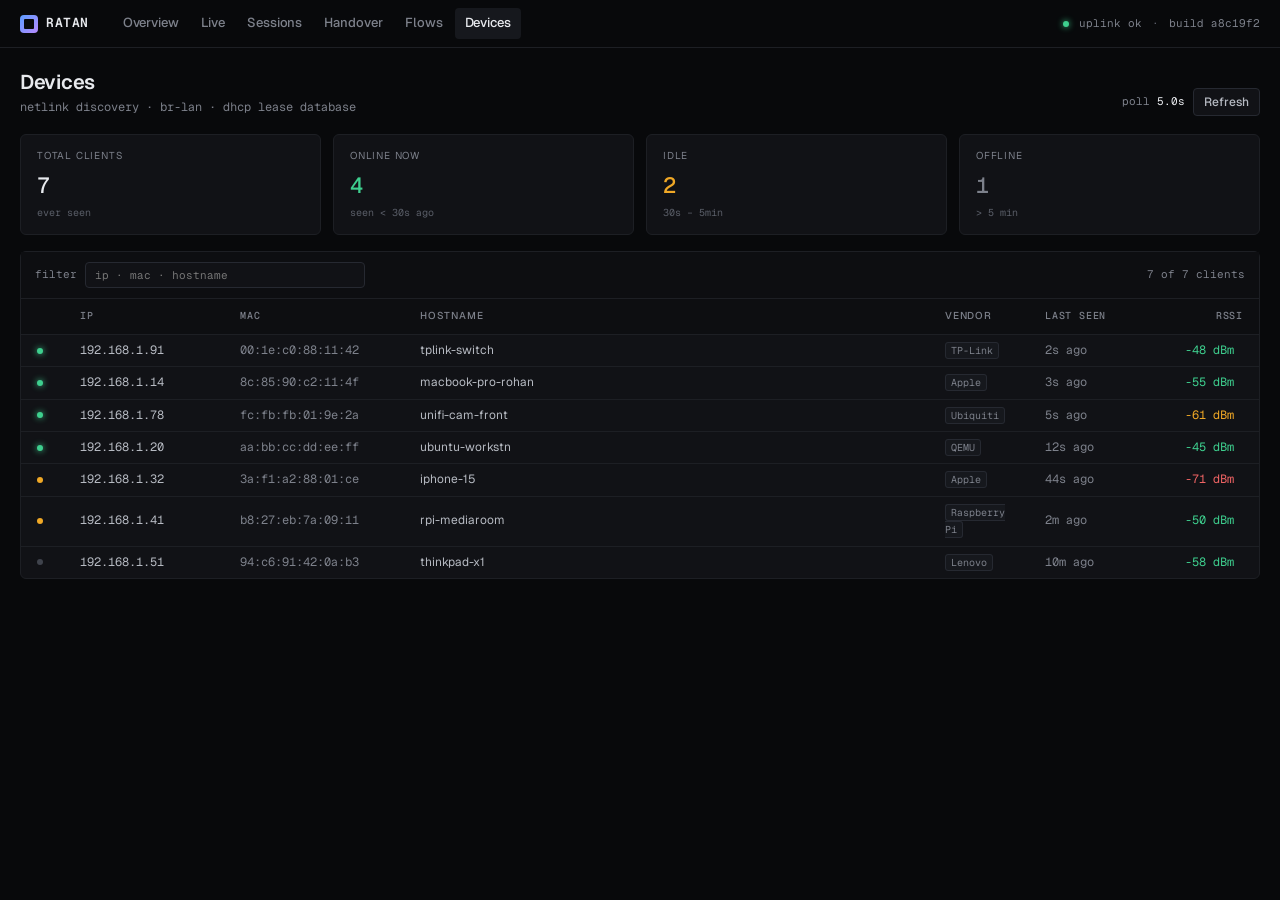
<file: ratan/dashboard-preview/devices.html>
<!DOCTYPE html>
<html lang="en">
<head>
  <meta charset="UTF-8" />
  <title>RATAN · Devices</title>
  <meta name="viewport" content="width=device-width, initial-scale=1.0" />
  <link rel="stylesheet" href="ratan.css" />
  <style>
    .dev-summary {
      display: grid;
      grid-template-columns: repeat(4, 1fr);
      gap: 12px;
      margin-bottom: 16px;
    }
    .dev-tile {
      background: var(--surface);
      border: 1px solid var(--line);
      border-radius: var(--r);
      padding: 14px 16px;
    }
    .dev-tile .lbl {
      font-size: 10px;
      letter-spacing: 0.08em;
      text-transform: uppercase;
      color: var(--fg-2);
      margin-bottom: 6px;
    }
    .dev-tile .v {
      font-family: var(--mono);
      font-size: 22px;
      font-weight: 500;
      color: var(--fg);
    }
    .dev-tile .sub { font-family:var(--mono); font-size:10px; color: var(--fg-3); margin-top: 4px; }
    @media (max-width: 768px) { .dev-summary { grid-template-columns: 1fr 1fr; } }

    .live-dot {
      display: inline-block;
      width: 6px;
      height: 6px;
      border-radius: 50%;
      background: var(--fg-4);
      vertical-align: middle;
      margin-right: 5px;
    }
    .live-dot.online { background: var(--healthy); box-shadow: 0 0 6px var(--healthy); }
    .live-dot.idle   { background: var(--degrading); }
    .live-dot.offline{ background: var(--fg-4); }

    .filter-row {
      display: flex;
      gap: 8px;
      align-items: center;
      padding: 10px 14px;
      border-bottom: 1px solid var(--line);
      background: var(--bg-1);
      font-family: var(--mono);
      font-size: 11px;
      color: var(--fg-2);
    }
    .filter-row input {
      background: var(--surface);
      border: 1px solid var(--line-2);
      border-radius: var(--r-sm);
      padding: 5px 9px;
      color: var(--fg);
      font-family: var(--mono);
      font-size: 11px;
      width: 280px;
      outline: none;
    }

    .vendor-chip {
      font-family: var(--mono);
      font-size: 10px;
      color: var(--fg-2);
      background: var(--surface-2);
      border: 1px solid var(--line-2);
      padding: 1px 5px;
      border-radius: 3px;
    }
  </style>
</head>
<body>
  <div id="nav-slot" data-screen-label="06 Devices"></div>

  <main class="page">
    <header class="page-head">
      <div>
        <div class="page-title">Devices</div>
        <div class="page-sub">netlink discovery · br-lan · dhcp lease database</div>
      </div>
      <div class="page-head-actions">
        <span style="font-family:var(--mono); font-size:11px; color:var(--fg-2);">
          poll <span style="color:var(--fg);">5.0s</span>
        </span>
        <button class="btn" id="refresh-btn">Refresh</button>
      </div>
    </header>

    <section class="dev-summary">
      <div class="dev-tile">
        <div class="lbl">total clients</div>
        <div class="v" id="d-total">0</div>
        <div class="sub">ever seen</div>
      </div>
      <div class="dev-tile">
        <div class="lbl">online now</div>
        <div class="v" id="d-online" style="color: var(--healthy);">0</div>
        <div class="sub">seen &lt; 30s ago</div>
      </div>
      <div class="dev-tile">
        <div class="lbl">idle</div>
        <div class="v" id="d-idle" style="color: var(--degrading);">0</div>
        <div class="sub">30s – 5min</div>
      </div>
      <div class="dev-tile">
        <div class="lbl">offline</div>
        <div class="v" id="d-offline" style="color: var(--fg-2);">0</div>
        <div class="sub">&gt; 5 min</div>
      </div>
    </section>

    <section class="card">
      <div class="filter-row">
        <span>filter</span>
        <input id="search" placeholder="ip · mac · hostname" />
        <span style="flex:1;"></span>
        <span><span id="visible-n">0</span> of <span id="total-n">0</span> clients</span>
      </div>

      <table class="table compact">
        <thead>
          <tr>
            <th style="width: 24px;"></th>
            <th class="mono" style="width: 160px;">ip</th>
            <th class="mono" style="width: 180px;">mac</th>
            <th>hostname</th>
            <th style="width: 100px;">vendor</th>
            <th class="mono" style="width: 140px;">last seen</th>
            <th class="mono" style="width: 90px; text-align:right;">rssi</th>
          </tr>
        </thead>
        <tbody id="dev-body"></tbody>
      </table>
    </section>
  </main>

  <script src="ratan.js"></script>
  <script>
    RATAN.mountNav('devices');
    const { STATE, fmt } = RATAN;

    const VENDORS = {
      '8c:85:90': 'Apple',
      '3a:f1:a2': 'Apple',
      'b8:27:eb': 'Raspberry Pi',
      '94:c6:91': 'Lenovo',
      'fc:fb:fb': 'Ubiquiti',
      '00:1e:c0': 'TP-Link',
      'aa:bb:cc': 'QEMU',
    };

    function statusOf(d) {
      const age = (Date.now() - d.last_seen) / 1000;
      if (age < 30) return 'online';
      if (age < 300) return 'idle';
      return 'offline';
    }

    function passes(d) {
      const q = document.getElementById('search').value.trim().toLowerCase();
      if (!q) return true;
      return `${d.ip} ${d.mac} ${d.hostname}`.toLowerCase().includes(q);
    }

    function render() {
      const all = STATE.devices.slice().sort((a, b) => b.last_seen - a.last_seen);
      const list = all.filter(passes);
      document.getElementById('dev-body').innerHTML = list.map(d => {
        const st = statusOf(d);
        const oui = d.mac.slice(0, 8);
        const vendor = VENDORS[oui] || 'Unknown';
        const rssi = -45 - Math.floor(Math.random() * 30);
        return `<tr>
          <td><span class="live-dot ${st}"></span></td>
          <td class="mono">${d.ip}</td>
          <td class="mono" style="color: var(--fg-2);">${d.mac}</td>
          <td>${d.hostname}</td>
          <td><span class="vendor-chip">${vendor}</span></td>
          <td class="mono" style="color: var(--fg-2);">${fmt.ago(d.last_seen)}</td>
          <td class="mono" style="color: ${rssi > -60 ? 'var(--healthy)' : rssi > -70 ? 'var(--degrading)' : 'var(--down)'};">${rssi} dBm</td>
        </tr>`;
      }).join('');

      document.getElementById('visible-n').textContent = list.length;
      document.getElementById('total-n').textContent = all.length;
      document.getElementById('d-total').textContent = all.length;
      document.getElementById('d-online').textContent  = all.filter(d => statusOf(d) === 'online').length;
      document.getElementById('d-idle').textContent    = all.filter(d => statusOf(d) === 'idle').length;
      document.getElementById('d-offline').textContent = all.filter(d => statusOf(d) === 'offline').length;
    }
    render();

    document.getElementById('search').addEventListener('input', render);
    document.getElementById('refresh-btn').addEventListener('click', () => {
      // nudge a couple of last_seen forward, simulating a re-discovery
      STATE.devices.slice(0, 3).forEach(d => d.last_seen = Date.now() - Math.random() * 5000);
      render();
    });

    setInterval(render, 2000);
  </script>
</body>
</html>
</file>
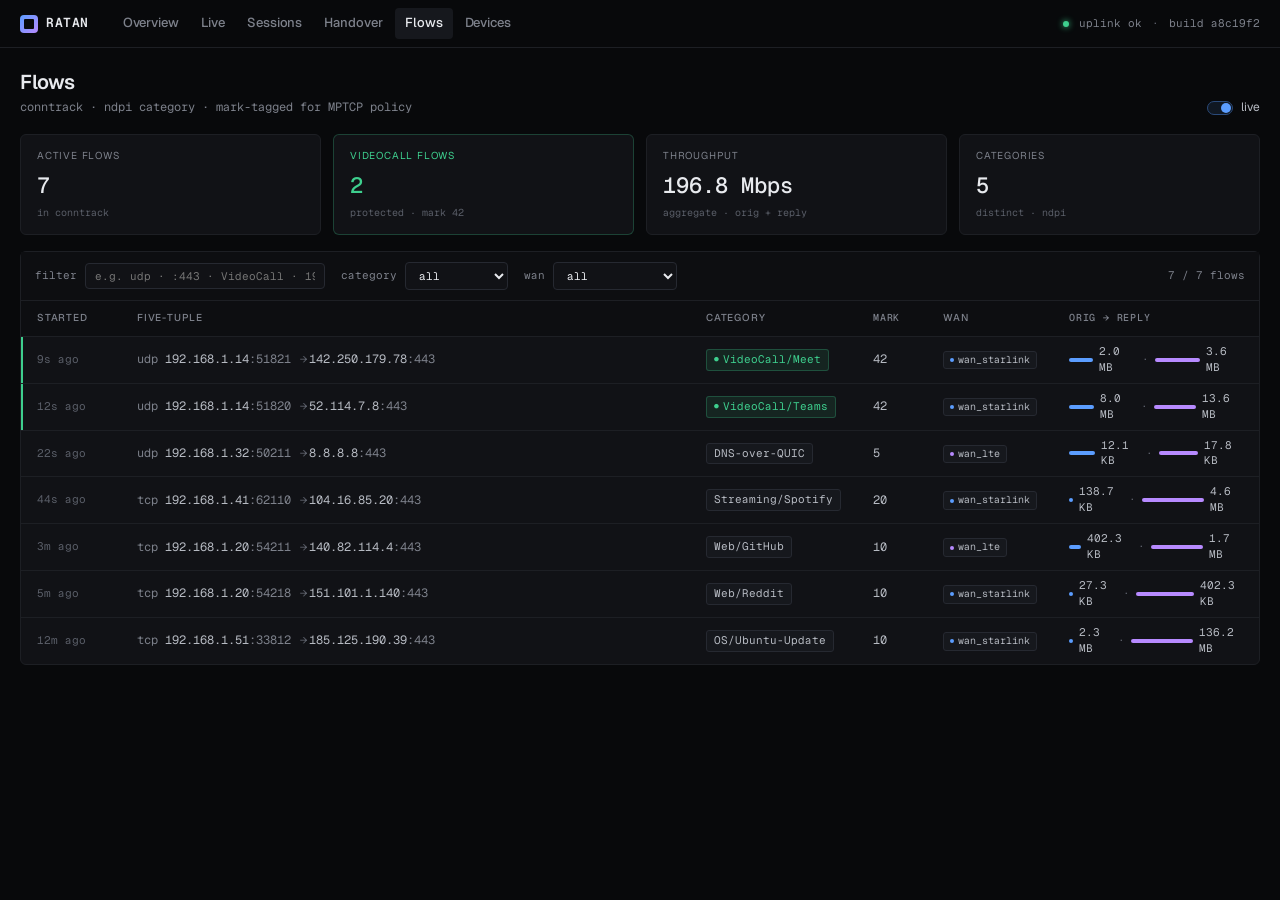
<file: ratan/dashboard-preview/flows.html>
<!DOCTYPE html>
<html lang="en">
<head>
  <meta charset="UTF-8" />
  <title>RATAN · Flows</title>
  <meta name="viewport" content="width=device-width, initial-scale=1.0" />
  <link rel="stylesheet" href="ratan.css" />
  <style>
    .filter-row {
      display: flex;
      gap: 8px;
      align-items: center;
      padding: 10px 14px;
      border-bottom: 1px solid var(--line);
      background: var(--bg-1);
      font-family: var(--mono);
      font-size: 11px;
      color: var(--fg-2);
    }
    .filter-row input {
      background: var(--surface);
      border: 1px solid var(--line-2);
      border-radius: var(--r-sm);
      padding: 5px 9px;
      color: var(--fg);
      font-family: var(--mono);
      font-size: 11px;
      width: 240px;
      outline: none;
    }
    .filter-row select {
      background: var(--surface);
      border: 1px solid var(--line-2);
      border-radius: var(--r-sm);
      padding: 5px 9px;
      color: var(--fg);
      font-family: var(--mono);
      font-size: 11px;
      outline: none;
    }
    tr.videocall td:first-child {
      box-shadow: inset 2px 0 0 var(--healthy);
    }
    .traffic-bar {
      display: inline-flex;
      align-items: center;
      gap: 6px;
      font-family: var(--mono);
      font-size: 11px;
    }
    .traffic-bar .seg {
      height: 4px;
      border-radius: 2px;
      min-width: 4px;
    }
    .traffic-bar .seg.orig { background: var(--accent); }
    .traffic-bar .seg.reply { background: #b78aff; }

    .wan-tag {
      display: inline-flex;
      align-items: center;
      gap: 4px;
      font-family: var(--mono);
      font-size: 10px;
      padding: 1px 6px;
      border-radius: 3px;
      background: var(--surface-2);
      border: 1px solid var(--line-2);
      color: var(--fg-1);
    }
    .wan-tag::before { content: ''; width: 4px; height: 4px; border-radius: 50%; }
    .wan-tag.w0::before { background: var(--accent); }
    .wan-tag.w1::before { background: #b78aff; }

    .summary-tiles {
      display: grid;
      grid-template-columns: repeat(4, 1fr);
      gap: 12px;
      margin-bottom: 16px;
    }
    .summary-tile {
      background: var(--surface);
      border: 1px solid var(--line);
      border-radius: var(--r);
      padding: 14px 16px;
    }
    .summary-tile .lbl {
      font-size: 10px;
      letter-spacing: 0.08em;
      text-transform: uppercase;
      color: var(--fg-2);
      margin-bottom: 6px;
    }
    .summary-tile .v {
      font-family: var(--mono);
      font-size: 22px;
      font-weight: 500;
      color: var(--fg);
      font-variant-numeric: tabular-nums;
    }
    .summary-tile .sub { font-family:var(--mono); font-size:10px; color: var(--fg-3); margin-top: 4px; }
    @media (max-width: 768px) { .summary-tiles { grid-template-columns: 1fr 1fr; } }
  </style>
</head>
<body>
  <div id="nav-slot" data-screen-label="05 Flows"></div>

  <main class="page">
    <header class="page-head">
      <div>
        <div class="page-title">Flows</div>
        <div class="page-sub">conntrack · ndpi category · mark-tagged for MPTCP policy</div>
      </div>
      <div class="page-head-actions">
        <label class="switch">
          <input type="checkbox" id="live-toggle" checked />
          <span class="switch-track"></span>
          <span>live</span>
        </label>
      </div>
    </header>

    <section class="summary-tiles">
      <div class="summary-tile">
        <div class="lbl">active flows</div>
        <div class="v" id="t-total">0</div>
        <div class="sub">in conntrack</div>
      </div>
      <div class="summary-tile" style="border-color: rgba(62,207,142,0.25);">
        <div class="lbl" style="color: var(--healthy);">videocall flows</div>
        <div class="v" id="t-video" style="color: var(--healthy);">0</div>
        <div class="sub">protected · mark 42</div>
      </div>
      <div class="summary-tile">
        <div class="lbl">throughput</div>
        <div class="v" id="t-thr">— Mbps</div>
        <div class="sub">aggregate · orig + reply</div>
      </div>
      <div class="summary-tile">
        <div class="lbl">categories</div>
        <div class="v" id="t-cat">0</div>
        <div class="sub">distinct · ndpi</div>
      </div>
    </section>

    <section class="card">
      <div class="filter-row">
        <span>filter</span>
        <input id="search" placeholder="e.g. udp · :443 · VideoCall · 192.168.1.14" />
        <span style="margin-left:8px;">category</span>
        <select id="cat-filter">
          <option value="">all</option>
          <option value="VideoCall">VideoCall</option>
          <option value="Web">Web</option>
          <option value="Streaming">Streaming</option>
          <option value="OS">OS</option>
        </select>
        <span style="margin-left:8px;">wan</span>
        <select id="wan-filter">
          <option value="">all</option>
          <option value="0">wan_starlink</option>
          <option value="1">wan_lte</option>
        </select>
        <span style="flex:1;"></span>
        <span><span id="visible-n">0</span> / <span id="total-n">0</span> flows</span>
      </div>

      <table class="table compact">
        <thead>
          <tr>
            <th style="width: 100px;">started</th>
            <th>five-tuple</th>
            <th style="width: 160px;">category</th>
            <th class="mono" style="width: 70px;">mark</th>
            <th style="width: 100px;">wan</th>
            <th class="mono" style="width: 200px;">orig → reply</th>
          </tr>
        </thead>
        <tbody id="flows-body"></tbody>
      </table>
    </section>
  </main>

  <script src="ratan.js"></script>
  <script>
    RATAN.mountNav('flows');
    const { bus, STATE, fmt } = RATAN;

    function tupleHTML(t) {
      // e.g. udp:192.168.1.14:51820->52.114.7.8:443
      const m = t.match(/^(\w+):([0-9\.]+):(\d+)[-→][->]?([0-9\.]+):(\d+)$/);
      if (!m) return `<span class="tuple">${t}</span>`;
      const [, proto, srcIP, srcPort, dstIP, dstPort] = m;
      return `<span class="tuple">
        <span class="proto">${proto}</span>
        <span> </span>${srcIP}<span class="port">:${srcPort}</span>
        <span class="arrow">→</span>${dstIP}<span class="port">:${dstPort}</span>
      </span>`;
    }

    function catHTML(c) {
      const isVideo = c.startsWith('VideoCall');
      return `<span class="cat ${isVideo ? 'video' : ''}">${c}</span>`;
    }

    function trafficHTML(orig, reply) {
      const tot = orig + reply || 1;
      const ow = Math.max(4, Math.round((orig / tot) * 80));
      const rw = Math.max(4, Math.round((reply / tot) * 80));
      return `<span class="traffic-bar">
        <span class="seg orig" style="width:${ow}px"></span>
        <span style="color: var(--fg-1);">${fmt.bytes(orig)}</span>
        <span style="color: var(--fg-3);">·</span>
        <span class="seg reply" style="width:${rw}px"></span>
        <span style="color: var(--fg-1);">${fmt.bytes(reply)}</span>
      </span>`;
    }

    function passes(f) {
      const q = document.getElementById('search').value.trim().toLowerCase();
      if (q && !(`${f.five_tuple} ${f.category}`.toLowerCase().includes(q))) return false;
      const cf = document.getElementById('cat-filter').value;
      if (cf && !f.category.startsWith(cf)) return false;
      const wf = document.getElementById('wan-filter').value;
      if (wf !== '' && String(f.wan) !== wf) return false;
      return true;
    }

    function render() {
      const flows = STATE.flows.slice().sort((a,b) => b.ts - a.ts);
      const visible = flows.filter(passes);
      document.getElementById('flows-body').innerHTML = visible.map(f => `
        <tr class="${f.category.startsWith('VideoCall') ? 'videocall' : ''}">
          <td class="mono" style="color: var(--fg-3); font-size: 11px;">${fmt.ago(f.ts)}</td>
          <td>${tupleHTML(f.five_tuple)}</td>
          <td>${catHTML(f.category)}</td>
          <td class="mono">${f.mark}</td>
          <td><span class="wan-tag w${f.wan}">wan_${f.wan === 0 ? 'starlink' : 'lte'}</span></td>
          <td>${trafficHTML(f.bytes_orig, f.bytes_reply)}</td>
        </tr>
      `).join('');

      document.getElementById('visible-n').textContent = visible.length;
      document.getElementById('total-n').textContent = flows.length;
      document.getElementById('t-total').textContent = flows.length;
      document.getElementById('t-video').textContent = flows.filter(f => f.category.startsWith('VideoCall')).length;
      document.getElementById('t-cat').textContent = new Set(flows.map(f => f.category.split('/')[0])).size;
      const totBps = STATE.wans.reduce((s,w) => s + w.bps * 8, 0);
      document.getElementById('t-thr').textContent = (totBps / 1e6).toFixed(1) + ' Mbps';
    }
    render();

    // accumulate traffic for active video call flows so they grow over time (demo)
    let live = true;
    document.getElementById('live-toggle').addEventListener('change', e => live = e.target.checked);
    bus.on('tick', () => {
      if (!live) return;
      STATE.flows.forEach(f => {
        // active = started recently or video
        if (Date.now() - f.ts < 60_000 || f.category.startsWith('VideoCall')) {
          f.bytes_orig += Math.round(40_000 + Math.random() * 80_000);
          f.bytes_reply += Math.round(80_000 + Math.random() * 200_000);
        }
      });
      render();
    });

    document.getElementById('search').addEventListener('input', render);
    document.getElementById('cat-filter').addEventListener('change', render);
    document.getElementById('wan-filter').addEventListener('change', render);

    // ingest new flows from the stream
    bus.on('flow', (ev) => {
      const wan = ev.category.startsWith('VideoCall') ? 0 : (Math.random() < 0.6 ? 0 : 1);
      STATE.flows.unshift({
        ts: Date.now(),
        five_tuple: ev.five_tuple,
        category: ev.category,
        mark: ev.mark,
        bytes_orig: 1024 + Math.floor(Math.random()*8000),
        bytes_reply: 2048 + Math.floor(Math.random()*16000),
        wan,
      });
      if (STATE.flows.length > 40) STATE.flows.length = 40;
    });
  </script>
</body>
</html>
</file>
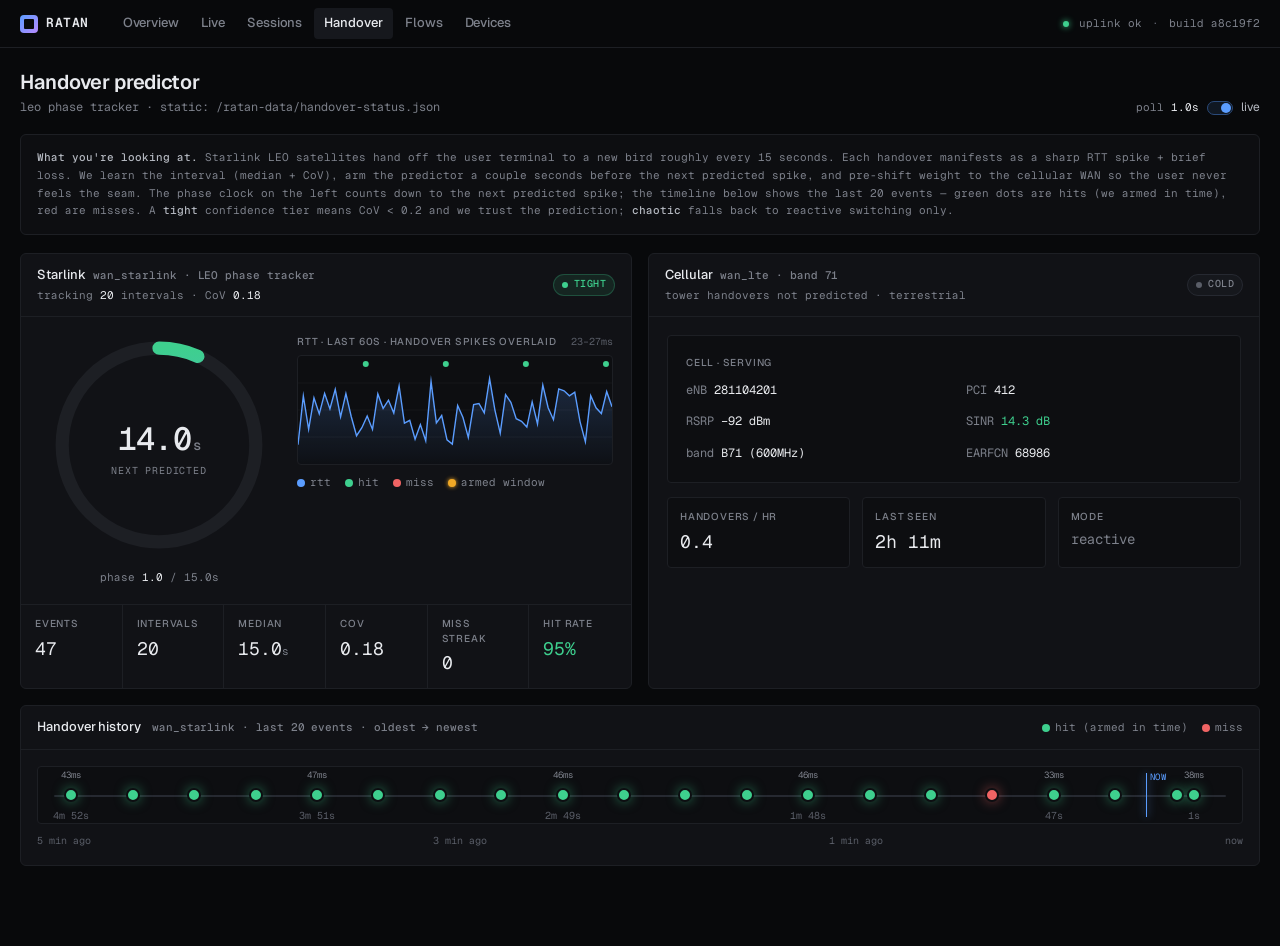
<file: ratan/dashboard-preview/handover.html>
<!DOCTYPE html>
<html lang="en">
<head>
  <meta charset="UTF-8" />
  <title>RATAN · Handover predictor</title>
  <meta name="viewport" content="width=device-width, initial-scale=1.0" />
  <link rel="stylesheet" href="ratan.css" />
  <style>
    .phase-clock {
      position: relative;
      width: 100%;
      aspect-ratio: 1;
      max-width: 220px;
      margin: 0 auto;
    }
    .phase-clock svg { width: 100%; height: 100%; transform: rotate(-90deg); }
    .phase-clock-center {
      position: absolute;
      inset: 0;
      display: flex;
      flex-direction: column;
      align-items: center;
      justify-content: center;
      font-family: var(--mono);
    }
    .phase-clock-center .big {
      font-size: 32px;
      font-weight: 500;
      letter-spacing: -0.02em;
      color: var(--fg);
      font-variant-numeric: tabular-nums;
    }
    .phase-clock-center .big .unit { font-size: 14px; color: var(--fg-2); margin-left: 2px; }
    .phase-clock-center .lbl {
      font-size: 10px;
      letter-spacing: 0.08em;
      text-transform: uppercase;
      color: var(--fg-2);
      margin-top: 2px;
    }

    /* RTT spike trace */
    .rtt-trace {
      height: 110px;
      background: var(--bg-1);
      border: 1px solid var(--line);
      border-radius: var(--r-sm);
      position: relative;
      overflow: hidden;
    }
    .rtt-trace canvas { display: block; width: 100%; height: 100%; }
    .rtt-trace-gridline {
      position: absolute;
      left: 0;
      right: 0;
      height: 1px;
      background: rgba(255,255,255,0.04);
    }
    .rtt-trace-label {
      position: absolute;
      font-family: var(--mono);
      font-size: 9px;
      color: var(--fg-3);
      padding: 1px 4px;
      background: var(--bg-1);
    }

    /* Wide handover timeline */
    .handover-timeline {
      position: relative;
      padding: 28px 16px 28px;
      background: var(--bg-1);
      border: 1px solid var(--line);
      border-radius: var(--r-sm);
    }
    .ht-axis {
      position: absolute;
      left: 16px;
      right: 16px;
      top: 50%;
      height: 2px;
      background: var(--line-2);
      border-radius: 1px;
    }
    .ht-tick {
      position: absolute;
      top: 50%;
      width: 14px;
      height: 14px;
      border-radius: 50%;
      transform: translate(-50%, -50%);
      border: 2px solid var(--bg-1);
      transition: all 200ms;
    }
    .ht-tick.hit { background: var(--healthy); box-shadow: 0 0 12px rgba(62,207,142,0.5); }
    .ht-tick.miss { background: var(--down); box-shadow: 0 0 12px rgba(240,100,100,0.5); }
    .ht-tick-label {
      position: absolute;
      top: calc(50% + 14px);
      transform: translateX(-50%);
      font-family: var(--mono);
      font-size: 10px;
      color: var(--fg-3);
      white-space: nowrap;
    }
    .ht-tick-rtt {
      position: absolute;
      top: calc(50% - 26px);
      transform: translateX(-50%);
      font-family: var(--mono);
      font-size: 9px;
      color: var(--fg-2);
      white-space: nowrap;
    }
    .ht-now {
      position: absolute;
      top: 6px;
      bottom: 6px;
      width: 1px;
      background: var(--accent);
      box-shadow: 0 0 8px var(--accent);
    }
    .ht-now::before {
      content: 'now';
      position: absolute;
      top: -2px;
      left: 4px;
      font-family: var(--mono);
      font-size: 9px;
      color: var(--accent);
      letter-spacing: 0.08em;
      text-transform: uppercase;
    }

    /* Stats bar */
    .stat-rail {
      display: grid;
      grid-template-columns: repeat(6, 1fr);
      gap: 0;
    }
    .stat-rail > div {
      padding: 12px 14px;
      border-right: 1px solid var(--line);
    }
    .stat-rail > div:last-child { border-right: 0; }
    @media (max-width: 768px) {
      .stat-rail { grid-template-columns: repeat(3, 1fr); }
      .stat-rail > div:nth-child(3n) { border-right: 0; }
      .stat-rail > div:nth-child(n+4) { border-top: 1px solid var(--line); }
    }

    .armed-banner {
      display: none;
      align-items: center;
      gap: 8px;
      padding: 8px 14px;
      background: linear-gradient(90deg, rgba(240,168,38,0.18), rgba(240,168,38,0.05));
      border-left: 2px solid var(--degrading);
      font-family: var(--mono);
      font-size: 12px;
      color: var(--degrading);
    }
    .armed-banner.on { display: flex; }
    .armed-banner::before {
      content: '';
      width: 8px; height: 8px; border-radius: 50%; background: var(--degrading);
      box-shadow: 0 0 8px var(--degrading);
      animation: pulse 0.8s ease-in-out infinite;
    }

    .legend {
      display: flex;
      gap: 14px;
      font-family: var(--mono);
      font-size: 11px;
      color: var(--fg-2);
      align-items: center;
    }
    .legend-item { display: inline-flex; align-items: center; gap: 5px; }
    .legend-dot { width: 8px; height: 8px; border-radius: 50%; }
  </style>
</head>
<body>
  <div id="nav-slot" data-screen-label="04 Handover predictor"></div>

  <main class="page">
    <header class="page-head">
      <div>
        <div class="page-title">Handover predictor</div>
        <div class="page-sub">leo phase tracker · static: /ratan-data/handover-status.json</div>
      </div>
      <div class="page-head-actions">
        <span style="font-family:var(--mono); font-size:11px; color:var(--fg-2);">
          poll <span style="color:var(--fg);">1.0s</span>
        </span>
        <label class="switch">
          <input type="checkbox" id="live-toggle" checked />
          <span class="switch-track"></span>
          <span>live</span>
        </label>
      </div>
    </header>

    <div class="rationale">
      <b>What you're looking at.</b>
      Starlink LEO satellites hand off the user terminal to a new bird roughly every 15 seconds. Each handover
      manifests as a sharp RTT spike + brief loss. We learn the interval (median + CoV), arm the predictor a
      couple seconds before the next predicted spike, and pre-shift weight to the cellular WAN so the user
      never feels the seam. The phase clock on the left counts down to the next predicted spike; the
      timeline below shows the last 20 events — green dots are hits (we armed in time), red are misses.
      A <b>tight</b> confidence tier means CoV &lt; 0.2 and we trust the prediction; <b>chaotic</b> falls back
      to reactive switching only.
    </div>

    <!-- Per-WAN predictor cards ------------------------------------------- -->
    <section class="grid-2" style="margin-bottom: 16px;">
      <!-- WAN 0 ====================================================== -->
      <div class="card" data-wan="0">
        <div class="card-head">
          <div>
            <div class="card-title">Starlink<span class="card-title-sub">wan_starlink · LEO phase tracker</span></div>
            <div style="font-family:var(--mono); font-size:11px; color:var(--fg-2); margin-top:3px;">
              tracking <span style="color:var(--fg);" data-intervals>20</span> intervals · CoV <span style="color:var(--fg);" data-cov>0.18</span>
            </div>
          </div>
          <div class="badge tight" data-conf>tight</div>
        </div>

        <div class="armed-banner" data-armed>predictor armed · pre-shifting MPTCP weight to wan_lte</div>

        <div style="display:grid; grid-template-columns: 240px 1fr; gap: 18px; padding: 18px 18px 6px;">
          <!-- phase clock -->
          <div>
            <div class="phase-clock">
              <svg viewBox="0 0 100 100">
                <circle cx="50" cy="50" r="44" fill="none" stroke="#1d1f24" stroke-width="6"/>
                <circle cx="50" cy="50" r="44" fill="none" stroke="url(#g0)" stroke-width="6"
                        stroke-linecap="round"
                        stroke-dasharray="276.46" stroke-dashoffset="0"
                        data-arc style="transition: stroke-dashoffset 200ms linear;"/>
                <defs>
                  <linearGradient id="g0" x1="0" x2="1" y1="0" y2="0">
                    <stop offset="0%" stop-color="#5b9dff"/>
                    <stop offset="100%" stop-color="#3ecf8e"/>
                  </linearGradient>
                </defs>
              </svg>
              <div class="phase-clock-center">
                <div class="big"><span data-next>4.3</span><span class="unit">s</span></div>
                <div class="lbl">next predicted</div>
              </div>
            </div>
            <div style="text-align:center; font-family:var(--mono); font-size:11px; color:var(--fg-2); margin-top:10px;">
              phase <span style="color:var(--fg);" data-phase>10.7</span> / <span data-median>15.3</span>s
            </div>
          </div>

          <!-- RTT trace -->
          <div>
            <div style="display:flex; justify-content:space-between; align-items:baseline; margin-bottom:6px;">
              <div class="metric-label">RTT · last 60s · handover spikes overlaid</div>
              <div style="font-family:var(--mono); font-size:10px; color:var(--fg-3);">
                <span data-rtt-min>22</span>–<span data-rtt-max>48</span>ms
              </div>
            </div>
            <div class="rtt-trace">
              <canvas data-rtt-canvas></canvas>
            </div>
            <div class="legend" style="margin-top: 10px;">
              <span class="legend-item"><span class="legend-dot" style="background:var(--accent);"></span> rtt</span>
              <span class="legend-item"><span class="legend-dot" style="background:var(--healthy);"></span> hit</span>
              <span class="legend-item"><span class="legend-dot" style="background:var(--down);"></span> miss</span>
              <span class="legend-item"><span class="legend-dot" style="background:var(--degrading); box-shadow:0 0 4px var(--degrading);"></span> armed window</span>
            </div>
          </div>
        </div>

        <!-- stat rail -->
        <div class="stat-rail" style="border-top: 1px solid var(--line); margin-top: 12px;">
          <div>
            <div class="metric-label" style="margin-bottom:4px;">events</div>
            <div style="font-family:var(--mono); font-size:18px;" data-events>47</div>
          </div>
          <div>
            <div class="metric-label" style="margin-bottom:4px;">intervals</div>
            <div style="font-family:var(--mono); font-size:18px;" data-int2>20</div>
          </div>
          <div>
            <div class="metric-label" style="margin-bottom:4px;">median</div>
            <div style="font-family:var(--mono); font-size:18px;"><span data-median2>15.3</span><span style="font-size:11px; color:var(--fg-2);">s</span></div>
          </div>
          <div>
            <div class="metric-label" style="margin-bottom:4px;">CoV</div>
            <div style="font-family:var(--mono); font-size:18px;" data-cov2>0.18</div>
          </div>
          <div>
            <div class="metric-label" style="margin-bottom:4px;">miss streak</div>
            <div style="font-family:var(--mono); font-size:18px;" data-miss>0</div>
          </div>
          <div>
            <div class="metric-label" style="margin-bottom:4px;">hit rate</div>
            <div style="font-family:var(--mono); font-size:18px; color: var(--healthy);" data-hit-rate>92%</div>
          </div>
        </div>
      </div>

      <!-- WAN 1 — terrestrial, no handover cycle ===================== -->
      <div class="card" data-wan="1">
        <div class="card-head">
          <div>
            <div class="card-title">Cellular<span class="card-title-sub">wan_lte · band 71</span></div>
            <div style="font-family:var(--mono); font-size:11px; color:var(--fg-2); margin-top:3px;">
              tower handovers not predicted · terrestrial
            </div>
          </div>
          <div class="badge cold">cold</div>
        </div>

        <div style="padding: 18px;">
          <div style="background: var(--bg-1); border: 1px solid var(--line); border-radius: var(--r-sm); padding: 20px 18px;">
            <div class="metric-label" style="margin-bottom: 12px;">cell · serving</div>
            <div style="display: grid; grid-template-columns: 1fr 1fr; gap: 14px 24px; font-family: var(--mono); font-size: 12px;">
              <div><span style="color:var(--fg-2);">eNB</span> <span style="color:var(--fg);">281104201</span></div>
              <div><span style="color:var(--fg-2);">PCI</span> <span style="color:var(--fg);">412</span></div>
              <div><span style="color:var(--fg-2);">RSRP</span> <span style="color:var(--fg);">−92 dBm</span></div>
              <div><span style="color:var(--fg-2);">SINR</span> <span style="color:var(--healthy);">14.3 dB</span></div>
              <div><span style="color:var(--fg-2);">band</span> <span style="color:var(--fg);">B71 (600MHz)</span></div>
              <div><span style="color:var(--fg-2);">EARFCN</span> <span style="color:var(--fg);">68986</span></div>
            </div>
          </div>

          <div style="display: grid; grid-template-columns: 1fr 1fr 1fr; gap: 12px; margin-top: 14px;">
            <div style="padding: 12px; background: var(--bg-1); border: 1px solid var(--line); border-radius: var(--r-sm);">
              <div class="metric-label" style="margin-bottom: 4px;">handovers / hr</div>
              <div style="font-family:var(--mono); font-size: 18px;">0.4</div>
            </div>
            <div style="padding: 12px; background: var(--bg-1); border: 1px solid var(--line); border-radius: var(--r-sm);">
              <div class="metric-label" style="margin-bottom: 4px;">last seen</div>
              <div style="font-family:var(--mono); font-size: 18px;">2h 11m</div>
            </div>
            <div style="padding: 12px; background: var(--bg-1); border: 1px solid var(--line); border-radius: var(--r-sm);">
              <div class="metric-label" style="margin-bottom: 4px;">mode</div>
              <div style="font-family:var(--mono); font-size: 14px; color: var(--fg-2);">reactive</div>
            </div>
          </div>
        </div>
      </div>
    </section>

    <!-- Wide handover history timeline ------------------------------------ -->
    <section class="card">
      <div class="card-head">
        <div>
          <div class="card-title">Handover history <span class="card-title-sub">wan_starlink · last 20 events · oldest → newest</span></div>
        </div>
        <div class="legend">
          <span class="legend-item"><span class="legend-dot" style="background:var(--healthy);"></span> hit (armed in time)</span>
          <span class="legend-item"><span class="legend-dot" style="background:var(--down);"></span> miss</span>
        </div>
      </div>
      <div class="card-body">
        <div class="handover-timeline" id="ht">
          <div class="ht-axis"></div>
          <div class="ht-now" id="ht-now" style="left: 92%;"></div>
        </div>
        <div style="display:flex; justify-content:space-between; margin-top:10px; font-family:var(--mono); font-size:10px; color:var(--fg-3);">
          <span>5 min ago</span><span>3 min ago</span><span>1 min ago</span><span>now</span>
        </div>
      </div>
    </section>
  </main>

  <script src="ratan.js"></script>
  <script>
    RATAN.mountNav('handover');
    const { bus, STATE } = RATAN;

    // ---- WAN 0 phase clock + stats ------
    const card0 = document.querySelector('[data-wan="0"]');
    const arc = card0.querySelector('[data-arc]');
    const CIRC = 276.46;

    function renderWAN0() {
      const w = STATE.wans[0];
      const h = w.handover;
      const phase = h.median_interval_s - h.next_predicted_in_s;

      card0.querySelector('[data-next]').textContent = h.next_predicted_in_s.toFixed(1);
      card0.querySelector('[data-phase]').textContent = phase.toFixed(1);
      card0.querySelector('[data-median]').textContent = h.median_interval_s.toFixed(1);
      card0.querySelector('[data-median2]').textContent = h.median_interval_s.toFixed(1);
      card0.querySelector('[data-cov]').textContent = h.cov.toFixed(2);
      card0.querySelector('[data-cov2]').textContent = h.cov.toFixed(2);
      card0.querySelector('[data-intervals]').textContent = h.intervals_tracked;
      card0.querySelector('[data-int2]').textContent = h.intervals_tracked;
      card0.querySelector('[data-events]').textContent = h.events_total;
      card0.querySelector('[data-miss]').textContent = h.miss_streak;

      const hits = w.handoverTimeline.filter(t => t.hit).length;
      const hitRate = w.handoverTimeline.length ? Math.round(hits / w.handoverTimeline.length * 100) : 100;
      card0.querySelector('[data-hit-rate]').textContent = hitRate + '%';

      // arc fills as phase progresses
      const frac = Math.min(1, Math.max(0, phase / h.median_interval_s));
      arc.setAttribute('stroke-dashoffset', (CIRC * (1 - frac)).toFixed(1));

      // armed banner
      card0.querySelector('[data-armed]').classList.toggle('on', h.currently_armed);

      // confidence badge
      const conf = card0.querySelector('[data-conf]');
      conf.textContent = h.confidence;
      conf.className = 'badge ' + h.confidence;

      // RTT min/max
      const rtts = w.rttHist.map(u => u/1000);
      card0.querySelector('[data-rtt-min]').textContent = Math.round(Math.min(...rtts));
      card0.querySelector('[data-rtt-max]').textContent = Math.round(Math.max(...rtts));
    }

    // ---- RTT canvas trace ------
    const rttCanvas = card0.querySelector('[data-rtt-canvas]');
    function drawRTT() {
      const w = STATE.wans[0];
      const cs = rttCanvas.getBoundingClientRect();
      const dpr = window.devicePixelRatio || 1;
      rttCanvas.width = cs.width * dpr;
      rttCanvas.height = cs.height * dpr;
      const ctx = rttCanvas.getContext('2d');
      ctx.scale(dpr, dpr);
      ctx.clearRect(0,0,cs.width,cs.height);

      const data = w.rttHist;
      const min = Math.min(...data) * 0.95;
      const max = Math.max(...data) * 1.05;
      const range = max - min || 1;

      // gridlines
      ctx.strokeStyle = 'rgba(255,255,255,0.04)';
      ctx.lineWidth = 1;
      for (let i = 1; i < 4; i++) {
        const y = (cs.height / 4) * i;
        ctx.beginPath(); ctx.moveTo(0, y); ctx.lineTo(cs.width, y); ctx.stroke();
      }

      // armed window shading (last 3s if armed)
      if (w.handover.currently_armed) {
        const armedStart = cs.width - (3 / 60) * cs.width;
        ctx.fillStyle = 'rgba(240,168,38,0.08)';
        ctx.fillRect(armedStart, 0, cs.width - armedStart, cs.height);
      }

      // area fill
      ctx.beginPath();
      data.forEach((v, i) => {
        const x = (i / (data.length - 1)) * cs.width;
        const y = cs.height - ((v - min) / range) * cs.height;
        if (i === 0) ctx.moveTo(x, y); else ctx.lineTo(x, y);
      });
      ctx.lineTo(cs.width, cs.height);
      ctx.lineTo(0, cs.height);
      ctx.closePath();
      const grad = ctx.createLinearGradient(0, 0, 0, cs.height);
      grad.addColorStop(0, 'rgba(91,157,255,0.25)');
      grad.addColorStop(1, 'rgba(91,157,255,0.02)');
      ctx.fillStyle = grad;
      ctx.fill();

      // line
      ctx.beginPath();
      data.forEach((v, i) => {
        const x = (i / (data.length - 1)) * cs.width;
        const y = cs.height - ((v - min) / range) * cs.height;
        if (i === 0) ctx.moveTo(x, y); else ctx.lineTo(x, y);
      });
      ctx.strokeStyle = '#5b9dff';
      ctx.lineWidth = 1.4;
      ctx.stroke();

      // overlay spike dots at handover events (last 60s window)
      const now = Date.now();
      w.handoverTimeline.forEach(ev => {
        const ageS = (now - ev.t) / 1000;
        if (ageS > 60) return;
        const x = cs.width - (ageS / 60) * cs.width;
        ctx.beginPath();
        ctx.arc(x, 8, 3, 0, Math.PI*2);
        ctx.fillStyle = ev.hit ? '#3ecf8e' : '#f06464';
        ctx.fill();
      });
    }

    // ---- handover history timeline ------
    const ht = document.getElementById('ht');
    function renderTimeline() {
      const w = STATE.wans[0];
      // clear existing ticks
      ht.querySelectorAll('.ht-tick, .ht-tick-label, .ht-tick-rtt').forEach(n => n.remove());

      const now = Date.now();
      const windowMs = 5 * 60 * 1000; // 5 min span
      w.handoverTimeline.forEach((ev, i) => {
        const ageMs = now - ev.t;
        // span from oldest (~5 min ago) to now (right side at 92%)
        let leftPct = 100 - (ageMs / windowMs) * 100;
        leftPct = Math.max(2, Math.min(96, leftPct));

        const tick = document.createElement('div');
        tick.className = 'ht-tick ' + (ev.hit ? 'hit' : 'miss');
        tick.style.left = leftPct + '%';
        ht.appendChild(tick);

        // label every 4th
        if (i % 4 === 0 || i === w.handoverTimeline.length - 1) {
          const lab = document.createElement('div');
          lab.className = 'ht-tick-label';
          lab.style.left = leftPct + '%';
          const secAgo = Math.round(ageMs / 1000);
          lab.textContent = secAgo > 60 ? Math.floor(secAgo/60) + 'm ' + (secAgo%60) + 's' : secAgo + 's';
          ht.appendChild(lab);

          const rtt = document.createElement('div');
          rtt.className = 'ht-tick-rtt';
          rtt.style.left = leftPct + '%';
          rtt.textContent = (28 + Math.random()*20).toFixed(0) + 'ms';
          ht.appendChild(rtt);
        }
      });
    }

    let live = true;
    document.getElementById('live-toggle').addEventListener('change', e => live = e.target.checked);
    bus.on('tick', () => {
      if (!live) return;
      renderWAN0();
      drawRTT();
      renderTimeline();
    });

    renderWAN0();
    drawRTT();
    renderTimeline();
    window.addEventListener('resize', drawRTT);
  </script>
</body>
</html>
</file>
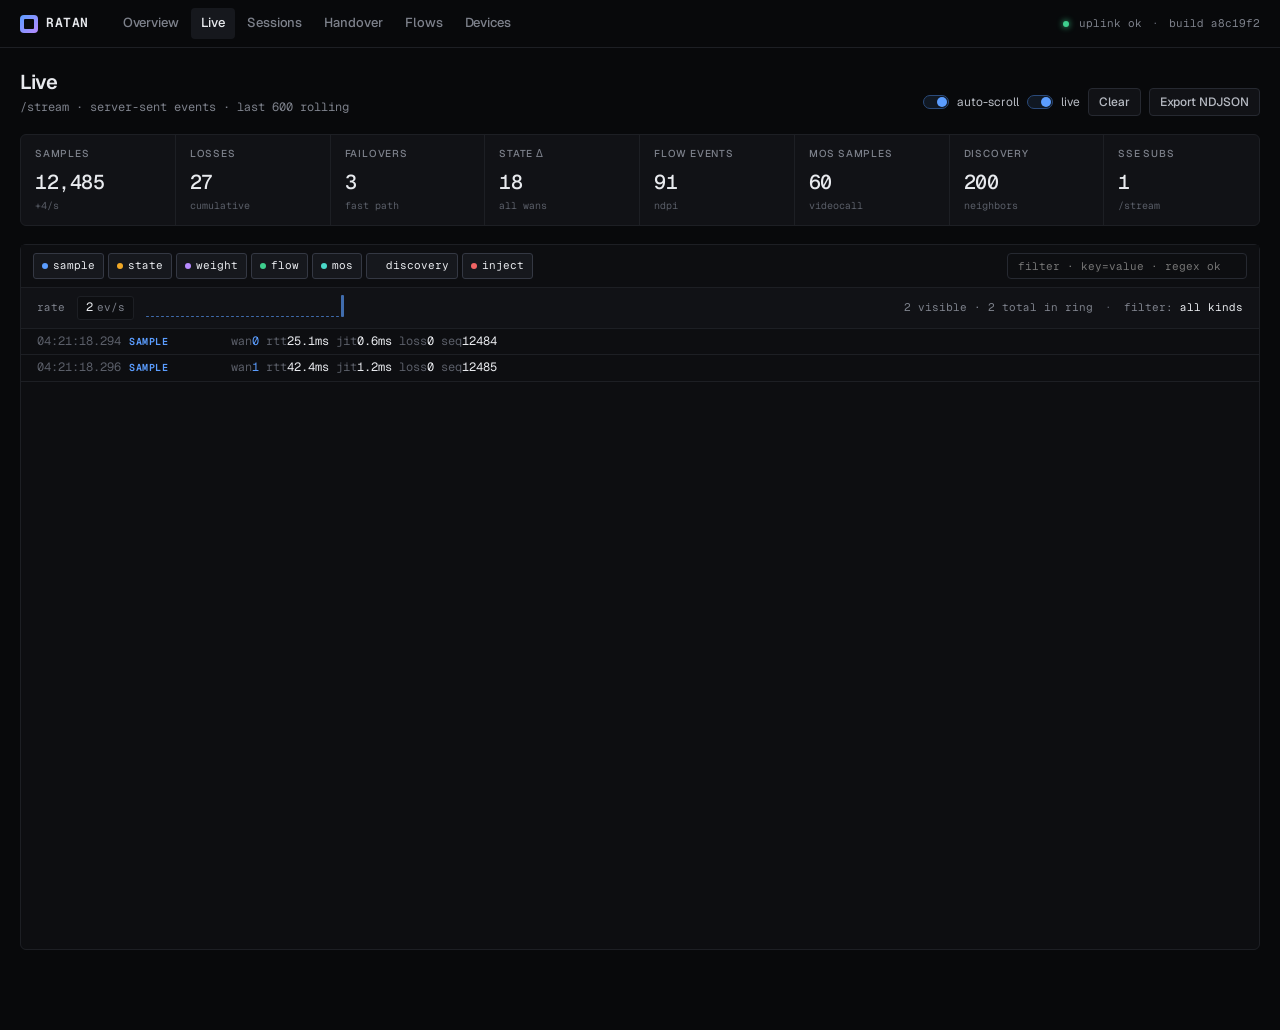
<file: ratan/dashboard-preview/live.html>
<!DOCTYPE html>
<html lang="en">
<head>
  <meta charset="UTF-8" />
  <title>RATAN · Live</title>
  <meta name="viewport" content="width=device-width, initial-scale=1.0" />
  <link rel="stylesheet" href="ratan.css" />
  <style>
    .filter-bar {
      display: flex;
      gap: 4px;
      flex-wrap: wrap;
      padding: 8px 12px;
      border-bottom: 1px solid var(--line);
      background: var(--bg-1);
      align-items: center;
    }
    .filter-bar .left { display: flex; gap: 4px; flex: 1; flex-wrap: wrap; }
    .chip {
      display: inline-flex;
      align-items: center;
      gap: 5px;
      padding: 4px 8px;
      font-family: var(--mono);
      font-size: 11px;
      border-radius: 3px;
      border: 1px solid var(--line-2);
      background: var(--surface);
      color: var(--fg-2);
      cursor: pointer;
      user-select: none;
      transition: color 80ms, border-color 80ms;
    }
    .chip .swatch { width: 6px; height: 6px; border-radius: 50%; }
    .chip.on { color: var(--fg); border-color: var(--line-3); background: var(--surface-2); }
    .chip.off { opacity: 0.5; }
    .chip[data-kind="sample"]   .swatch { background: var(--k-sample); }
    .chip[data-kind="state"]    .swatch { background: var(--k-state); }
    .chip[data-kind="weight"]   .swatch { background: var(--k-weight); }
    .chip[data-kind="flow"]     .swatch { background: var(--k-flow); }
    .chip[data-kind="mos"]      .swatch { background: var(--k-mos); }
    .chip[data-kind="discovery"].swatch { background: var(--k-discovery); }
    .chip[data-kind="inject"]   .swatch { background: var(--k-inject); }

    .stream-toolbar {
      display: flex;
      align-items: center;
      gap: 12px;
      padding: 8px 16px;
      border-bottom: 1px solid var(--line);
      background: var(--surface);
      font-family: var(--mono);
      font-size: 11px;
      color: var(--fg-2);
    }
    .stream-rate {
      display: inline-flex;
      align-items: baseline;
      gap: 4px;
      padding: 2px 8px;
      border-radius: 3px;
      background: var(--bg-1);
      border: 1px solid var(--line);
    }
    .stream-rate .n { color: var(--fg); font-size: 12px; }

    .rate-graph {
      display: flex;
      align-items: flex-end;
      gap: 2px;
      height: 22px;
      padding: 2px 0;
    }
    .rate-graph .bar {
      width: 3px;
      background: var(--accent);
      opacity: 0.65;
      border-radius: 1px;
      min-height: 1px;
      transition: height 200ms;
    }
  </style>
</head>
<body>
  <div id="nav-slot" data-screen-label="02 Live"></div>

  <main class="page">
    <header class="page-head">
      <div>
        <div class="page-title">Live</div>
        <div class="page-sub">/stream · server-sent events · last 600 rolling</div>
      </div>
      <div class="page-head-actions">
        <label class="switch">
          <input type="checkbox" id="autoscroll" checked />
          <span class="switch-track"></span>
          <span>auto-scroll</span>
        </label>
        <label class="switch">
          <input type="checkbox" id="live-toggle" checked />
          <span class="switch-track"></span>
          <span>live</span>
        </label>
        <button class="btn" id="clear-btn">Clear</button>
        <button class="btn" id="export-btn">Export NDJSON</button>
      </div>
    </header>

    <!-- KPI strip ---------------------------------------------------------- -->
    <section class="kpi-strip" id="kpi-strip">
      <div class="kpi"><div class="kpi-label">samples</div><div class="kpi-value" data-k="samples_total">—</div><div class="kpi-delta">+<span data-rate>0</span>/s</div></div>
      <div class="kpi"><div class="kpi-label">losses</div><div class="kpi-value" data-k="samples_loss">—</div><div class="kpi-delta">cumulative</div></div>
      <div class="kpi"><div class="kpi-label">failovers</div><div class="kpi-value" data-k="samples_failover">—</div><div class="kpi-delta">fast path</div></div>
      <div class="kpi"><div class="kpi-label">state Δ</div><div class="kpi-value" data-k="state_transitions">—</div><div class="kpi-delta">all wans</div></div>
      <div class="kpi"><div class="kpi-label">flow events</div><div class="kpi-value" data-k="flow_events">—</div><div class="kpi-delta">ndpi</div></div>
      <div class="kpi"><div class="kpi-label">mos samples</div><div class="kpi-value" data-k="mos_events">—</div><div class="kpi-delta">videocall</div></div>
      <div class="kpi"><div class="kpi-label">discovery</div><div class="kpi-value" data-k="discovery_events">—</div><div class="kpi-delta">neighbors</div></div>
      <div class="kpi"><div class="kpi-label">sse subs</div><div class="kpi-value" data-k="sse_clients">—</div><div class="kpi-delta">/stream</div></div>
    </section>

    <!-- Event stream ------------------------------------------------------- -->
    <section class="card">
      <div class="filter-bar">
        <div class="left" id="filter-chips">
          <span class="chip on" data-kind="sample"><span class="swatch"></span> sample</span>
          <span class="chip on" data-kind="state"><span class="swatch"></span> state</span>
          <span class="chip on" data-kind="weight"><span class="swatch"></span> weight</span>
          <span class="chip on" data-kind="flow"><span class="swatch"></span> flow</span>
          <span class="chip on" data-kind="mos"><span class="swatch"></span> mos</span>
          <span class="chip on" data-kind="discovery"><span class="swatch"></span> discovery</span>
          <span class="chip on" data-kind="inject"><span class="swatch"></span> inject</span>
        </div>
        <input id="search" placeholder="filter · key=value · regex ok"
               style="background: var(--bg-1); border: 1px solid var(--line-2); border-radius: 4px;
                      padding: 5px 10px; color: var(--fg); font-family: var(--mono); font-size: 11px; width: 240px;
                      outline: none;" />
      </div>

      <div class="stream-toolbar">
        <span>rate</span>
        <span class="stream-rate"><span class="n" id="rate-n">0</span><span>ev/s</span></span>
        <div class="rate-graph" id="rate-graph"></div>
        <span style="flex:1;"></span>
        <span><span id="visible-count">0</span> visible · <span id="total-count">0</span> total in ring</span>
        <span style="color:var(--fg-3);">·</span>
        <span>filter: <span id="filter-summary" style="color:var(--fg);">all kinds</span></span>
      </div>

      <div class="eventlog" id="log"></div>
    </section>
  </main>

  <script src="ratan.js"></script>
  <script>
    RATAN.mountNav('live');
    const { bus, STATE, fmt } = RATAN;

    // ---- KPI strip ------
    const kpiEls = {};
    document.querySelectorAll('#kpi-strip [data-k]').forEach(el => kpiEls[el.dataset.k] = el);
    let prevSamples = STATE.counters.samples_total;
    function renderKPIs() {
      kpiEls.samples_total.textContent = fmt.int(STATE.counters.samples_total);
      kpiEls.samples_loss.textContent  = fmt.int(STATE.counters.samples_loss);
      kpiEls.samples_failover.textContent = fmt.int(STATE.counters.samples_failover);
      kpiEls.state_transitions.textContent = fmt.int(STATE.counters.state_transitions);
      kpiEls.flow_events.textContent  = fmt.int(STATE.counters.flow_events);
      kpiEls.mos_events.textContent   = fmt.int(STATE.counters.mos_events);
      kpiEls.discovery_events.textContent = fmt.int(STATE.counters.discovery_events);
      kpiEls.sse_clients.textContent  = STATE.counters.sse_clients;
      const delta = STATE.counters.samples_total - prevSamples;
      prevSamples = STATE.counters.samples_total;
      document.querySelector('[data-rate]').textContent = delta * 2;
    }
    renderKPIs();

    // ---- filters ------
    const enabled = new Set(['sample','state','weight','flow','mos','discovery','inject']);
    const filterChips = document.getElementById('filter-chips');
    filterChips.addEventListener('click', e => {
      const chip = e.target.closest('.chip');
      if (!chip) return;
      const k = chip.dataset.kind;
      if (enabled.has(k)) { enabled.delete(k); chip.classList.replace('on', 'off'); }
      else { enabled.add(k); chip.classList.replace('off', 'on'); }
      document.getElementById('filter-summary').textContent =
        enabled.size === 7 ? 'all kinds' : [...enabled].join(', ') || 'none';
      rerender();
    });

    // ---- event log ------
    const log = document.getElementById('log');
    const autoScrollEl = document.getElementById('autoscroll');
    let live = true;
    document.getElementById('live-toggle').addEventListener('change', e => live = e.target.checked);
    const searchEl = document.getElementById('search');
    searchEl.addEventListener('input', () => rerender());

    function fmtEvent(ev) {
      const d = new Date(ev.ts_ns / 1e6);
      const ts = fmt.ts(d);
      let body = '';
      switch (ev.kind) {
        case 'sample':
          body = `<span class="k">wan</span><span class="v wan">${ev.wan}</span> <span class="k">rtt</span><span class="v">${(ev.rtt_us/1000).toFixed(1)}ms</span> <span class="k">jit</span><span class="v">${(ev.jitter_us/1000).toFixed(1)}ms</span> <span class="k">loss</span><span class="v">${ev.loss}</span> <span class="k">seq</span><span class="v">${ev.seq}</span>`;
          break;
        case 'state':
          body = `<span class="k">wan</span><span class="v wan">${ev.wan}</span> <span class="v">${ev.from}</span> <span class="k">→</span> <span class="v">${ev.to}</span> <span class="k">reason</span><span class="v">${ev.reason}</span>`;
          break;
        case 'weight':
          body = `<span class="k">wan</span><span class="v wan">${ev.wan}</span> <span class="k">w=</span><span class="v">${ev.weight}</span> <span class="k">src</span><span class="v">${ev.source}</span>`;
          break;
        case 'flow':
          body = `<span class="k">${ev.event}</span> <span class="v">${ev.five_tuple}</span> <span class="k">cat</span><span class="v">${ev.category}</span> <span class="k">mark</span><span class="v">${ev.mark}</span>`;
          break;
        case 'mos':
          body = `<span class="k">wan</span><span class="v wan">${ev.wan}</span> <span class="k">mos</span><span class="v">${ev.mos}</span> <span class="k">r</span><span class="v">${ev.r}</span> <span class="k">rtt</span><span class="v">${ev.rtt_ms}ms</span> <span class="k">loss</span><span class="v">${ev.loss_pct}%</span> <span class="k">jit</span><span class="v">${ev.jitter_ms}ms</span>`;
          break;
        case 'discovery':
          body = `<span class="k">${ev.sub}</span> <span class="v">${ev.detail}</span>`;
          break;
        case 'inject':
          body = `<span class="k">session</span><span class="v">${ev.session}</span> <span class="k">action</span><span class="v">${ev.action}</span> <span class="k">target</span><span class="v">${ev.target}</span> <span class="k">detail</span><span class="v">${ev.detail}</span>`;
          break;
        default:
          body = `<span class="v">${JSON.stringify(ev)}</span>`;
      }
      return `<div class="event-row" data-kind="${ev.kind}">
        <span class="event-ts">${ts}</span>
        <span class="event-kind ${ev.kind}">${ev.kind}</span>
        <span class="event-body">${body}</span>
      </div>`;
    }

    function passesFilters(ev) {
      if (!enabled.has(ev.kind)) return false;
      const q = searchEl.value.trim();
      if (!q) return true;
      try {
        const re = new RegExp(q, 'i');
        return re.test(JSON.stringify(ev));
      } catch {
        return JSON.stringify(ev).toLowerCase().includes(q.toLowerCase());
      }
    }

    // initial render
    function rerender() {
      const items = STATE.events.filter(passesFilters).slice(-300);
      log.innerHTML = items.map(fmtEvent).join('');
      document.getElementById('visible-count').textContent = items.length;
      document.getElementById('total-count').textContent = STATE.events.length;
      if (autoScrollEl.checked) log.scrollTop = log.scrollHeight;
    }
    rerender();

    // incremental on new event
    let pendingFrame = null;
    bus.on('event', (ev) => {
      if (!live) return;
      if (!passesFilters(ev)) {
        document.getElementById('total-count').textContent = STATE.events.length;
        return;
      }
      log.insertAdjacentHTML('beforeend', fmtEvent(ev));
      // trim DOM if over 300
      while (log.children.length > 300) log.firstElementChild.remove();
      if (autoScrollEl.checked) log.scrollTop = log.scrollHeight;
      document.getElementById('visible-count').textContent = log.children.length;
      document.getElementById('total-count').textContent = STATE.events.length;
    });

    // ---- rate graph ------
    const rateGraph = document.getElementById('rate-graph');
    const rateHist = Array(40).fill(0);
    let rateAccum = 0;
    bus.on('event', () => rateAccum++);
    setInterval(() => {
      rateHist.push(rateAccum);
      if (rateHist.length > 40) rateHist.shift();
      const max = Math.max(...rateHist, 1);
      rateGraph.innerHTML = rateHist.map(v =>
        `<span class="bar" style="height:${(v/max*22).toFixed(1)}px"></span>`).join('');
      document.getElementById('rate-n').textContent = rateAccum;
      rateAccum = 0;
    }, 1000);

    bus.on('tick', () => { if (live) renderKPIs(); });

    document.getElementById('clear-btn').addEventListener('click', () => {
      STATE.events.length = 0;
      log.innerHTML = '';
      document.getElementById('visible-count').textContent = 0;
      document.getElementById('total-count').textContent = 0;
    });
    document.getElementById('export-btn').addEventListener('click', () => {
      const blob = new Blob(STATE.events.map(e => JSON.stringify(e) + '\n'), { type: 'application/x-ndjson' });
      const a = document.createElement('a');
      a.href = URL.createObjectURL(blob);
      a.download = 'ratan-stream-' + Date.now() + '.ndjson';
      a.click();
    });
  </script>
</body>
</html>
</file>
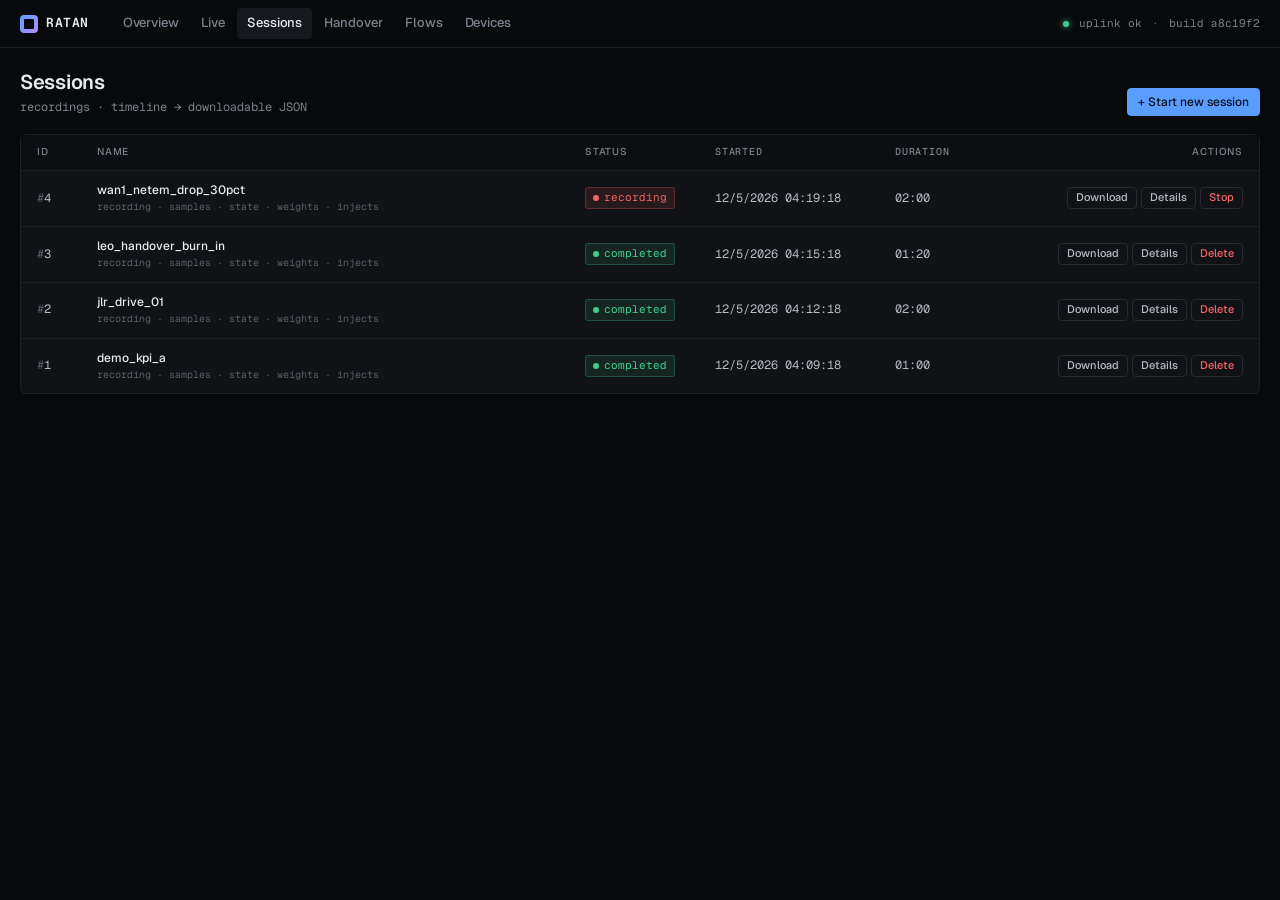
<file: ratan/dashboard-preview/sessions.html>
<!DOCTYPE html>
<html lang="en">
<head>
  <meta charset="UTF-8" />
  <title>RATAN · Sessions</title>
  <meta name="viewport" content="width=device-width, initial-scale=1.0" />
  <link rel="stylesheet" href="ratan.css" />
  <style>
    .status-pill {
      display: inline-flex;
      align-items: center;
      gap: 5px;
      font-family: var(--mono);
      font-size: 11px;
      padding: 2px 7px;
      border-radius: 3px;
      border: 1px solid var(--line-2);
      background: var(--surface-2);
      color: var(--fg-1);
    }
    .status-pill::before { content: ''; width: 6px; height: 6px; border-radius: 50%; background: var(--fg-3); }
    .status-pill.recording { color: var(--down); border-color: rgba(240,100,100,0.25); background: var(--down-bg); }
    .status-pill.recording::before { background: var(--down); animation: pulse 1.5s ease-in-out infinite; }
    .status-pill.completed { color: var(--healthy); border-color: rgba(62,207,142,0.25); background: var(--healthy-bg); }
    .status-pill.completed::before { background: var(--healthy); }

    .session-form {
      padding: 14px 16px;
      border-bottom: 1px solid var(--line);
      display: flex;
      gap: 10px;
      align-items: center;
      background: var(--bg-1);
    }
    .session-form input {
      background: var(--surface);
      border: 1px solid var(--line-2);
      border-radius: var(--r-sm);
      padding: 6px 10px;
      color: var(--fg);
      font-family: var(--mono);
      font-size: 12px;
      outline: none;
      flex: 1;
      max-width: 320px;
    }
    .session-form input:focus { border-color: var(--accent-dim); }
    .session-form label { font-family: var(--mono); font-size: 11px; color: var(--fg-2); }

    .summary-grid {
      display: grid;
      grid-template-columns: 1fr 1fr;
      gap: 0;
      border-bottom: 1px solid var(--line);
    }
    .summary-grid > div {
      padding: 14px 18px;
      border-right: 1px solid var(--line);
    }
    .summary-grid > div:last-child { border-right: 0; }
    .summary-grid h4 {
      font-size: 11px;
      letter-spacing: 0.08em;
      text-transform: uppercase;
      color: var(--fg-2);
      font-weight: 500;
      margin-bottom: 10px;
    }
    .summary-grid .row {
      display: flex;
      justify-content: space-between;
      gap: 12px;
      font-family: var(--mono);
      font-size: 12px;
      padding: 3px 0;
    }
    .summary-grid .row .k { color: var(--fg-2); }
    .summary-grid .row .v { color: var(--fg); font-variant-numeric: tabular-nums; }
  </style>
</head>
<body>
  <div id="nav-slot" data-screen-label="03 Sessions"></div>

  <main class="page">
    <header class="page-head">
      <div>
        <div class="page-title">Sessions</div>
        <div class="page-sub">recordings · timeline → downloadable JSON</div>
      </div>
      <div class="page-head-actions">
        <button class="btn primary" id="open-new">+ Start new session</button>
      </div>
    </header>

    <section class="card">
      <div class="session-form" id="new-form" style="display:none;">
        <label>name</label>
        <input id="new-name" placeholder="e.g. jlr_demo_drive_02" />
        <label>metadata</label>
        <input id="new-meta" placeholder='{"driver":"rohan","route":"loop"}' />
        <button class="btn primary" id="start-btn">Start</button>
        <button class="btn ghost" id="cancel-btn">Cancel</button>
      </div>

      <table class="table" id="sessions-table">
        <thead>
          <tr>
            <th style="width:60px;">id</th>
            <th>name</th>
            <th style="width:130px;">status</th>
            <th class="mono" style="width:180px;">started</th>
            <th class="mono" style="width:120px;">duration</th>
            <th style="width:260px; text-align:right;">actions</th>
          </tr>
        </thead>
        <tbody id="sessions-body"></tbody>
      </table>
    </section>
  </main>

  <!-- Details modal ------------------------------------------------------- -->
  <div class="modal-backdrop" id="modal">
    <div class="modal">
      <div class="modal-head">
        <div>
          <div class="modal-title" id="modal-title">Session details</div>
          <div style="font-family: var(--mono); font-size: 11px; color: var(--fg-2); margin-top: 2px;" id="modal-sub"></div>
        </div>
        <button class="btn ghost" id="modal-close">esc</button>
      </div>
      <div class="modal-body" id="modal-body"></div>
      <div class="modal-foot">
        <button class="btn" id="modal-download">Download JSON</button>
        <button class="btn primary" id="modal-done">Done</button>
      </div>
    </div>
  </div>

  <script src="ratan.js"></script>
  <script>
    RATAN.mountNav('sessions');
    const { STATE, fmt, highlightJSON } = RATAN;

    const body = document.getElementById('sessions-body');

    function statusPill(s) { return `<span class="status-pill ${s}">${s}</span>`; }

    function rowFor(s) {
      const dur = (s.ended_ns ? s.ended_ns : Date.now()*1e6) - s.started_ns;
      const startedAt = new Date(s.started_ns / 1e6);
      const startedTxt = startedAt.toLocaleString('en-US', { hour12: false }).replace(',', '');
      return `<tr data-id="${s.id}">
        <td class="mono"><span style="color:var(--fg-3);">#</span>${s.id}</td>
        <td>
          <div style="font-weight:500; color: var(--fg);">${s.name}</div>
          <div style="font-family:var(--mono); font-size:10px; color: var(--fg-3); margin-top:1px;">recording · samples · state · weights · injects</div>
        </td>
        <td>${statusPill(s.status)}</td>
        <td class="mono" style="color:var(--fg-1);">${startedTxt}</td>
        <td class="mono">${fmt.dur(dur/1e6)}</td>
        <td>
          <div class="row-actions">
            <button class="btn sm" data-act="download">Download</button>
            <button class="btn sm" data-act="details">Details</button>
            ${s.status === 'recording'
              ? '<button class="btn sm danger" data-act="stop">Stop</button>'
              : '<button class="btn sm danger" data-act="delete">Delete</button>'}
          </div>
        </td>
      </tr>`;
    }

    function render() {
      body.innerHTML = STATE.sessions
        .slice()
        .sort((a, b) => b.started_ns - a.started_ns)
        .map(rowFor)
        .join('');
    }
    render();

    // tick durations while page is open
    setInterval(() => {
      // only update the duration cells in-place for recordings
      body.querySelectorAll('tr').forEach(tr => {
        const id = +tr.dataset.id;
        const s = STATE.sessions.find(x => x.id === id);
        if (!s || s.status !== 'recording') return;
        const dur = Date.now()*1e6 - s.started_ns;
        tr.children[4].textContent = fmt.dur(dur/1e6);
      });
    }, 1000);

    // ---- new form ------
    const form = document.getElementById('new-form');
    document.getElementById('open-new').addEventListener('click', () => form.style.display = 'flex');
    document.getElementById('cancel-btn').addEventListener('click', () => form.style.display = 'none');
    document.getElementById('start-btn').addEventListener('click', () => {
      const name = (document.getElementById('new-name').value || '').trim() || `session_${Date.now()}`;
      const meta = document.getElementById('new-meta').value || '';
      const id = Math.max(0, ...STATE.sessions.map(s => s.id)) + 1;
      STATE.sessions.push({ id, name, started_ns: Date.now()*1e6, ended_ns: 0, status: 'recording', metadata: meta });
      STATE.counters.sessions_started++;
      STATE.counters.active_session_id = id;
      form.style.display = 'none';
      document.getElementById('new-name').value = '';
      document.getElementById('new-meta').value = '';
      render();
    });
    if (new URLSearchParams(location.search).get('new') === '1') {
      form.style.display = 'flex';
      document.getElementById('new-name').focus();
    }

    // ---- row actions ------
    body.addEventListener('click', e => {
      const btn = e.target.closest('button[data-act]');
      if (!btn) return;
      const tr = btn.closest('tr');
      const id = +tr.dataset.id;
      const s = STATE.sessions.find(x => x.id === id);
      if (!s) return;
      const act = btn.dataset.act;
      if (act === 'stop') {
        s.status = 'completed';
        s.ended_ns = Date.now()*1e6;
        STATE.counters.sessions_completed++;
        if (STATE.counters.active_session_id === id) STATE.counters.active_session_id = 0;
        render();
      } else if (act === 'delete') {
        if (!confirm(`Delete session "${s.name}"?`)) return;
        STATE.sessions = STATE.sessions.filter(x => x.id !== id);
        render();
      } else if (act === 'download') {
        downloadSession(s);
      } else if (act === 'details') {
        openModal(s);
      }
    });

    function buildSummary(s) {
      const elapsed_s = ((s.ended_ns || Date.now()*1e6) - s.started_ns) / 1e9;
      return {
        id: s.id,
        name: s.name,
        status: s.status,
        metadata: s.metadata || {},
        summary: {
          duration_s: +elapsed_s.toFixed(2),
          per_wan: STATE.wans.map(w => ({
            wan: w.wan,
            iface: w.iface,
            samples: Math.floor(elapsed_s * 2),
            loss: Math.max(0, Math.floor(elapsed_s * 0.04)),
            failover: 0,
            rtt_us_avg: Math.round(w.rttHist.reduce((a,b)=>a+b,0) / Math.max(1,w.rttHist.length)),
            rtt_us_max: Math.round(Math.max(...w.rttHist)),
            rtt_us_min: Math.round(Math.min(...w.rttHist)),
            jitter_us_avg: Math.round(w.jitter_us),
            bytes_total: Math.round(elapsed_s * w.bps),
          })),
          state_transitions: STATE.counters.state_transitions,
          weight_changes: STATE.counters.weight_changes,
          handover_events: STATE.wans[0].handover.events_total,
          mos_avg: 4.21,
        },
      };
    }

    function downloadSession(s) {
      const payload = Object.assign(buildSummary(s), {
        samples: [], // omitted in client-side mock
        state_transitions: [],
        weights: [],
        injects: [],
      });
      const blob = new Blob([JSON.stringify(payload, null, 2)], { type: 'application/json' });
      const a = document.createElement('a');
      a.href = URL.createObjectURL(blob);
      a.download = `ratan-session-${s.id}-${s.name}.json`;
      a.click();
    }

    // ---- modal ------
    const modal = document.getElementById('modal');
    let modalSession = null;
    function openModal(s) {
      modalSession = s;
      document.getElementById('modal-title').textContent = `Session #${s.id} · ${s.name}`;
      const elapsed_s = ((s.ended_ns || Date.now()*1e6) - s.started_ns) / 1e9;
      document.getElementById('modal-sub').textContent =
        `${s.status} · ${fmt.dur(elapsed_s*1000)} · started ${new Date(s.started_ns/1e6).toLocaleString('en-US', {hour12:false})}`;
      const sum = buildSummary(s);

      // split: top half summary cards, bottom half raw json
      const html = `
        <div class="summary-grid">
          <div>
            <h4>per-wan · wan_starlink</h4>
            ${Object.entries(sum.summary.per_wan[0]).map(([k,v]) =>
              `<div class="row"><span class="k">${k}</span><span class="v">${typeof v === 'number' ? fmt.int(v) : v}</span></div>`).join('')}
          </div>
          <div>
            <h4>per-wan · wan_lte</h4>
            ${Object.entries(sum.summary.per_wan[1]).map(([k,v]) =>
              `<div class="row"><span class="k">${k}</span><span class="v">${typeof v === 'number' ? fmt.int(v) : v}</span></div>`).join('')}
          </div>
        </div>
        <div class="code-block">${highlightJSON(sum)}</div>
      `;
      document.getElementById('modal-body').innerHTML = html;
      modal.classList.add('open');
    }
    function closeModal() { modal.classList.remove('open'); modalSession = null; }
    document.getElementById('modal-close').addEventListener('click', closeModal);
    document.getElementById('modal-done').addEventListener('click', closeModal);
    document.getElementById('modal-download').addEventListener('click', () => modalSession && downloadSession(modalSession));
    modal.addEventListener('click', e => { if (e.target === modal) closeModal(); });
    document.addEventListener('keydown', e => { if (e.key === 'Escape') closeModal(); });
  </script>
</body>
</html>
</file>
<file: ratan/dashboard-preview/ratan.css>
/* ============================================================================
   RATAN dashboard — visual system
   Linear-style chrome, Grafana-density data display, dark only.
   ============================================================================ */

@import url('https://fonts.googleapis.com/css2?family=Geist:wght@400;500;600&family=Geist+Mono:wght@400;500;600&display=swap');

:root {
  /* surfaces — warm-tinted near-black, layered */
  --bg:           #08090b;
  --bg-1:        #0d0e11;
  --surface:      #111216;
  --surface-2:    #16181d;
  --surface-3:    #1c1f25;

  /* borders — single hairlines, no shadows */
  --line:         #1d1f24;
  --line-2:       #262931;
  --line-3:       #343843;

  /* text */
  --fg:           #e8eaee;
  --fg-1:         #b6bac2;
  --fg-2:         #7d818b;
  --fg-3:         #5a5e68;
  --fg-4:         #3f434c;

  /* accent — a single cool blue, used sparingly */
  --accent:       #5b9dff;
  --accent-dim:   #2a4a7a;
  --accent-bg:    rgba(91, 157, 255, 0.10);

  /* state colors — wan/link health */
  --healthy:      #3ecf8e;
  --healthy-bg:   rgba(62, 207, 142, 0.10);
  --transient:    #5b9dff;
  --transient-bg: rgba(91, 157, 255, 0.10);
  --degrading:    #f0a826;
  --degrading-bg: rgba(240, 168, 38, 0.10);
  --down:         #f06464;
  --down-bg:      rgba(240, 100, 100, 0.10);

  /* event kind colors — for live stream */
  --k-sample:     #5b9dff;
  --k-state:      #f0a826;
  --k-weight:     #b78aff;
  --k-flow:       #3ecf8e;
  --k-mos:        #4ad8c8;
  --k-discovery:  #8893a3;
  --k-inject:     #f06464;

  /* type */
  --sans: 'Geist', ui-sans-serif, system-ui, -apple-system, sans-serif;
  --mono: 'Geist Mono', ui-monospace, 'JetBrains Mono', Menlo, monospace;

  /* radii */
  --r-sm: 4px;
  --r:    6px;
  --r-lg: 8px;
}

* { box-sizing: border-box; margin: 0; padding: 0; }

html, body {
  background: var(--bg);
  color: var(--fg);
  font-family: var(--sans);
  font-size: 13px;
  line-height: 1.45;
  -webkit-font-smoothing: antialiased;
  font-feature-settings: 'ss01', 'cv11';
}

a { color: inherit; text-decoration: none; }
button { font: inherit; color: inherit; background: none; border: 0; cursor: pointer; }

::-webkit-scrollbar { width: 10px; height: 10px; }
::-webkit-scrollbar-track { background: transparent; }
::-webkit-scrollbar-thumb { background: var(--line-2); border-radius: 6px; border: 2px solid var(--bg); }
::-webkit-scrollbar-thumb:hover { background: var(--line-3); }

/* ---------- top nav -------------------------------------------------------- */

.nav {
  height: 48px;
  border-bottom: 1px solid var(--line);
  background: var(--bg);
  display: flex;
  align-items: center;
  padding: 0 20px;
  gap: 24px;
  position: sticky;
  top: 0;
  z-index: 50;
}

.nav-brand {
  display: flex;
  align-items: center;
  gap: 8px;
  font-family: var(--mono);
  font-weight: 600;
  font-size: 13px;
  letter-spacing: 0.04em;
}
.nav-brand-mark {
  width: 18px;
  height: 18px;
  border-radius: 4px;
  background: linear-gradient(135deg, var(--accent) 0%, #b78aff 100%);
  position: relative;
}
.nav-brand-mark::after {
  content: '';
  position: absolute;
  inset: 4px;
  border-radius: 1px;
  background: var(--bg);
}
.nav-brand-mark::before {
  content: '';
  position: absolute;
  inset: 7px;
  border-radius: 1px;
  background: var(--accent);
}

.nav-links { display: flex; gap: 2px; flex: 1; }
.nav-links a {
  padding: 6px 10px;
  border-radius: var(--r-sm);
  color: var(--fg-2);
  font-size: 13px;
  font-weight: 500;
  letter-spacing: -0.005em;
  transition: color 80ms, background 80ms;
}
.nav-links a:hover { color: var(--fg); background: var(--surface); }
.nav-links a.active { color: var(--fg); background: var(--surface-2); }

.nav-right { display: flex; gap: 10px; align-items: center; font-family: var(--mono); font-size: 11px; color: var(--fg-2); }
.nav-right .dot { width: 6px; height: 6px; border-radius: 50%; background: var(--healthy); box-shadow: 0 0 6px var(--healthy); animation: pulse 2s ease-in-out infinite; }
@keyframes pulse { 0%, 100% { opacity: 1; } 50% { opacity: 0.5; } }

/* ---------- layout --------------------------------------------------------- */

.page {
  max-width: 1480px;
  margin: 0 auto;
  padding: 20px 20px 80px;
}

.page-head {
  display: flex;
  justify-content: space-between;
  align-items: flex-end;
  margin-bottom: 18px;
  gap: 24px;
}
.page-title {
  font-size: 20px;
  font-weight: 600;
  letter-spacing: -0.015em;
}
.page-sub {
  font-size: 12px;
  color: var(--fg-2);
  margin-top: 2px;
  font-family: var(--mono);
}

.page-head-actions { display: flex; gap: 8px; align-items: center; }

/* ---------- KPI strip ------------------------------------------------------ */

.kpi-strip {
  display: grid;
  grid-template-columns: repeat(8, 1fr);
  border: 1px solid var(--line);
  border-radius: var(--r);
  background: var(--surface);
  overflow: hidden;
  margin-bottom: 18px;
}
.kpi {
  padding: 12px 14px;
  border-right: 1px solid var(--line);
  position: relative;
}
.kpi:last-child { border-right: 0; }
.kpi-label {
  font-size: 10px;
  letter-spacing: 0.08em;
  text-transform: uppercase;
  color: var(--fg-2);
  margin-bottom: 6px;
  font-weight: 500;
}
.kpi-value {
  font-family: var(--mono);
  font-size: 20px;
  font-weight: 500;
  letter-spacing: -0.02em;
  color: var(--fg);
  font-variant-numeric: tabular-nums;
}
.kpi-delta {
  font-family: var(--mono);
  font-size: 10px;
  color: var(--fg-3);
  margin-top: 2px;
}
.kpi-delta.up { color: var(--healthy); }
.kpi-delta.down { color: var(--down); }

@media (max-width: 1200px) {
  .kpi-strip { grid-template-columns: repeat(4, 1fr); }
  .kpi:nth-child(4n) { border-right: 0; }
  .kpi:nth-child(n+5) { border-top: 1px solid var(--line); }
}
@media (max-width: 768px) {
  .kpi-strip { grid-template-columns: repeat(2, 1fr); }
  .kpi:nth-child(2n) { border-right: 0; }
  .kpi:nth-child(n+3) { border-top: 1px solid var(--line); }
}

/* ---------- card / panel --------------------------------------------------- */

.card {
  background: var(--surface);
  border: 1px solid var(--line);
  border-radius: var(--r);
}

.card-head {
  display: flex;
  justify-content: space-between;
  align-items: center;
  padding: 12px 16px;
  border-bottom: 1px solid var(--line);
  gap: 12px;
}
.card-title {
  font-size: 13px;
  font-weight: 500;
  color: var(--fg);
  letter-spacing: -0.005em;
}
.card-title-sub {
  font-family: var(--mono);
  font-size: 11px;
  color: var(--fg-2);
  margin-left: 8px;
}
.card-actions { display: flex; gap: 6px; align-items: center; }
.card-body { padding: 16px; }
.card-body.flush { padding: 0; }

/* ---------- state badge ---------------------------------------------------- */

.badge {
  display: inline-flex;
  align-items: center;
  gap: 6px;
  height: 22px;
  padding: 0 8px;
  border-radius: 11px;
  font-family: var(--mono);
  font-size: 10px;
  font-weight: 500;
  letter-spacing: 0.05em;
  text-transform: uppercase;
  border: 1px solid var(--line-2);
  color: var(--fg-1);
  background: var(--surface-2);
}
.badge::before {
  content: '';
  width: 6px;
  height: 6px;
  border-radius: 50%;
  background: var(--fg-3);
}
.badge.healthy { color: var(--healthy); border-color: rgba(62,207,142,0.25); background: var(--healthy-bg); }
.badge.healthy::before { background: var(--healthy); box-shadow: 0 0 6px var(--healthy); }
.badge.transient { color: var(--transient); border-color: rgba(91,157,255,0.25); background: var(--transient-bg); }
.badge.transient::before { background: var(--transient); box-shadow: 0 0 6px var(--transient); }
.badge.degrading { color: var(--degrading); border-color: rgba(240,168,38,0.25); background: var(--degrading-bg); }
.badge.degrading::before { background: var(--degrading); box-shadow: 0 0 6px var(--degrading); }
.badge.down { color: var(--down); border-color: rgba(240,100,100,0.25); background: var(--down-bg); }
.badge.down::before { background: var(--down); box-shadow: 0 0 6px var(--down); }

.badge.tight { color: var(--healthy); border-color: rgba(62,207,142,0.25); background: var(--healthy-bg); }
.badge.tight::before { background: var(--healthy); }
.badge.loose { color: var(--transient); border-color: rgba(91,157,255,0.25); background: var(--transient-bg); }
.badge.loose::before { background: var(--transient); }
.badge.chaotic { color: var(--degrading); border-color: rgba(240,168,38,0.25); background: var(--degrading-bg); }
.badge.chaotic::before { background: var(--degrading); }
.badge.cold { color: var(--fg-2); border-color: var(--line-2); background: var(--surface-2); }
.badge.cold::before { background: var(--fg-3); }

/* ---------- mono number block --------------------------------------------- */

.metric-grid {
  display: grid;
  grid-template-columns: repeat(auto-fit, minmax(72px, 1fr));
  gap: 14px 18px;
}
.metric {
  display: flex;
  flex-direction: column;
  gap: 3px;
}
.metric-label {
  font-size: 10px;
  letter-spacing: 0.08em;
  text-transform: uppercase;
  color: var(--fg-2);
  font-weight: 500;
}
.metric-value {
  font-family: var(--mono);
  font-size: 16px;
  font-weight: 500;
  letter-spacing: -0.02em;
  font-variant-numeric: tabular-nums;
  color: var(--fg);
}
.metric-value .unit { font-size: 11px; color: var(--fg-2); margin-left: 2px; font-weight: 400; }

/* ---------- buttons -------------------------------------------------------- */

.btn {
  display: inline-flex;
  align-items: center;
  gap: 6px;
  height: 28px;
  padding: 0 10px;
  border-radius: var(--r-sm);
  border: 1px solid var(--line-2);
  background: var(--surface);
  color: var(--fg-1);
  font-size: 12px;
  font-weight: 500;
  font-family: var(--sans);
  transition: background 80ms, border-color 80ms, color 80ms;
}
.btn:hover { background: var(--surface-2); border-color: var(--line-3); color: var(--fg); }
.btn:active { background: var(--surface-3); }
.btn.primary { background: var(--accent); border-color: var(--accent); color: #0b1220; }
.btn.primary:hover { background: #6ba8ff; border-color: #6ba8ff; }
.btn.danger { color: var(--down); }
.btn.danger:hover { background: var(--down-bg); border-color: rgba(240,100,100,0.3); }
.btn.ghost { border-color: transparent; background: transparent; color: var(--fg-2); }
.btn.ghost:hover { background: var(--surface-2); color: var(--fg); }
.btn.sm { height: 22px; font-size: 11px; padding: 0 8px; }

/* ---------- table ---------------------------------------------------------- */

.table {
  width: 100%;
  border-collapse: separate;
  border-spacing: 0;
  font-size: 12px;
}
.table th {
  text-align: left;
  font-weight: 500;
  font-size: 10px;
  letter-spacing: 0.08em;
  text-transform: uppercase;
  color: var(--fg-2);
  padding: 10px 16px;
  border-bottom: 1px solid var(--line);
  background: var(--bg-1);
  white-space: nowrap;
}
.table td {
  padding: 11px 16px;
  border-bottom: 1px solid var(--line);
  color: var(--fg-1);
  vertical-align: middle;
}
.table tbody tr:last-child td { border-bottom: 0; }
.table tbody tr:hover td { background: var(--surface-2); }
.table td.mono, .table th.mono { font-family: var(--mono); font-variant-numeric: tabular-nums; }
.table .row-actions { display: flex; gap: 4px; justify-content: flex-end; }
.table.compact td { padding: 7px 16px; }

/* ---------- sparkline ------------------------------------------------------ */

.spark {
  width: 100%;
  height: 36px;
  display: block;
}
.spark-area { fill: var(--accent); fill-opacity: 0.12; }
.spark-line { stroke: var(--accent); stroke-width: 1.25; fill: none; }

/* ---------- live event stream --------------------------------------------- */

.eventlog {
  font-family: var(--mono);
  font-size: 12px;
  height: 620px;
  overflow-y: scroll;
  background: var(--bg-1);
  border-radius: 0 0 var(--r) var(--r);
}
.event-row {
  display: grid;
  grid-template-columns: 80px 90px 1fr;
  gap: 12px;
  padding: 4px 16px;
  border-bottom: 1px solid var(--line);
  align-items: baseline;
}
.event-row:hover { background: var(--surface); }
.event-ts { color: var(--fg-3); font-variant-numeric: tabular-nums; }
.event-kind {
  font-size: 10px;
  font-weight: 600;
  letter-spacing: 0.06em;
  text-transform: uppercase;
  color: var(--fg-2);
}
.event-kind.sample { color: var(--k-sample); }
.event-kind.state { color: var(--k-state); }
.event-kind.weight { color: var(--k-weight); }
.event-kind.flow { color: var(--k-flow); }
.event-kind.mos { color: var(--k-mos); }
.event-kind.discovery { color: var(--k-discovery); }
.event-kind.inject { color: var(--k-inject); }
.event-body { color: var(--fg-1); overflow: hidden; text-overflow: ellipsis; white-space: nowrap; }
.event-body .k { color: var(--fg-3); }
.event-body .v { color: var(--fg); }
.event-body .wan { color: var(--accent); }

/* ---------- modal ---------------------------------------------------------- */

.modal-backdrop {
  position: fixed;
  inset: 0;
  background: rgba(0,0,0,0.6);
  backdrop-filter: blur(2px);
  display: none;
  align-items: center;
  justify-content: center;
  z-index: 100;
}
.modal-backdrop.open { display: flex; }
.modal {
  background: var(--surface);
  border: 1px solid var(--line-2);
  border-radius: var(--r-lg);
  width: min(820px, 92vw);
  max-height: 86vh;
  display: flex;
  flex-direction: column;
}
.modal-head {
  padding: 14px 18px;
  border-bottom: 1px solid var(--line);
  display: flex;
  align-items: center;
  justify-content: space-between;
  gap: 12px;
}
.modal-title { font-size: 14px; font-weight: 500; }
.modal-body { padding: 0; overflow: auto; }
.modal-foot { padding: 12px 18px; border-top: 1px solid var(--line); display: flex; justify-content: flex-end; gap: 8px; }

.code-block {
  font-family: var(--mono);
  font-size: 12px;
  background: var(--bg-1);
  padding: 16px 18px;
  white-space: pre;
  line-height: 1.55;
  color: var(--fg-1);
  overflow: auto;
}
.code-block .json-key { color: #b78aff; }
.code-block .json-str { color: #3ecf8e; }
.code-block .json-num { color: #5b9dff; }
.code-block .json-bool { color: #f0a826; }
.code-block .json-null { color: var(--fg-3); }
.code-block .json-punct { color: var(--fg-3); }

/* ---------- toggle / switch ----------------------------------------------- */

.switch {
  display: inline-flex;
  align-items: center;
  gap: 8px;
  font-size: 12px;
  color: var(--fg-1);
}
.switch input { display: none; }
.switch-track {
  width: 26px;
  height: 14px;
  background: var(--surface-3);
  border-radius: 7px;
  position: relative;
  border: 1px solid var(--line-2);
  transition: background 120ms;
}
.switch-track::after {
  content: '';
  position: absolute;
  top: 1px;
  left: 1px;
  width: 10px;
  height: 10px;
  border-radius: 50%;
  background: var(--fg-2);
  transition: transform 120ms, background 120ms;
}
.switch input:checked + .switch-track { background: var(--accent-bg); border-color: var(--accent-dim); }
.switch input:checked + .switch-track::after { transform: translateX(12px); background: var(--accent); }

/* ---------- handover timeline --------------------------------------------- */

.timeline {
  position: relative;
  height: 80px;
  padding: 24px 12px 12px;
  background: var(--bg-1);
  border-radius: var(--r);
  border: 1px solid var(--line);
}
.timeline-axis {
  position: absolute;
  left: 12px;
  right: 12px;
  top: 50%;
  height: 1px;
  background: var(--line-2);
}
.timeline-tick {
  position: absolute;
  top: 50%;
  width: 10px;
  height: 10px;
  border-radius: 50%;
  transform: translate(-50%, -50%);
  border: 1px solid var(--bg-1);
}
.timeline-tick.hit { background: var(--healthy); box-shadow: 0 0 8px rgba(62,207,142,0.4); }
.timeline-tick.miss { background: var(--down); box-shadow: 0 0 8px rgba(240,100,100,0.4); }
.timeline-tick.now { background: var(--accent); box-shadow: 0 0 12px var(--accent); }
.timeline-label { position: absolute; bottom: 4px; font-family: var(--mono); font-size: 10px; color: var(--fg-3); }
.timeline-label.l { left: 12px; }
.timeline-label.r { right: 12px; }

.predictor-bar {
  height: 6px;
  border-radius: 3px;
  background: var(--surface-3);
  position: relative;
  overflow: hidden;
}
.predictor-bar-fill {
  position: absolute;
  inset: 0;
  width: 0;
  background: linear-gradient(90deg, var(--accent) 0%, var(--healthy) 100%);
  transition: width 200ms linear;
}
.predictor-armed .predictor-bar-fill {
  background: linear-gradient(90deg, var(--degrading) 0%, var(--down) 100%);
}

/* ---------- weight meter --------------------------------------------------- */

.weight-meter {
  height: 6px;
  background: var(--surface-3);
  border-radius: 3px;
  overflow: hidden;
  position: relative;
}
.weight-meter-fill {
  height: 100%;
  background: var(--accent);
  transition: width 300ms ease-out, background 200ms;
  border-radius: 3px;
}

/* ---------- grids ---------------------------------------------------------- */

.grid-2 { display: grid; grid-template-columns: 1fr 1fr; gap: 16px; }
.grid-3 { display: grid; grid-template-columns: 1fr 1fr 1fr; gap: 16px; }
@media (max-width: 768px) {
  .grid-2, .grid-3 { grid-template-columns: 1fr; }
}

.stack-16 > * + * { margin-top: 16px; }
.stack-12 > * + * { margin-top: 12px; }

/* ---------- five-tuple chip ----------------------------------------------- */

.tuple {
  font-family: var(--mono);
  font-size: 12px;
  color: var(--fg-1);
}
.tuple .proto { color: var(--fg-2); }
.tuple .arrow { color: var(--fg-3); padding: 0 2px; }
.tuple .port { color: var(--fg-2); }

.cat {
  display: inline-flex;
  align-items: center;
  gap: 4px;
  font-family: var(--mono);
  font-size: 11px;
  color: var(--fg-1);
  padding: 2px 7px;
  border-radius: 3px;
  background: var(--surface-2);
  border: 1px solid var(--line-2);
}
.cat.video { color: var(--healthy); background: var(--healthy-bg); border-color: rgba(62,207,142,0.25); }
.cat.video::before { content: '●'; color: var(--healthy); font-size: 8px; }

/* ---------- empty state --------------------------------------------------- */

.empty {
  padding: 60px 20px;
  text-align: center;
  color: var(--fg-3);
  font-family: var(--mono);
  font-size: 12px;
}

/* ---------- ascii separator ---------------------------------------------- */

.rationale {
  font-family: var(--mono);
  font-size: 11px;
  color: var(--fg-2);
  background: var(--bg-1);
  border: 1px solid var(--line);
  border-radius: var(--r);
  padding: 14px 16px;
  margin-bottom: 18px;
  line-height: 1.6;
}
.rationale b { color: var(--fg-1); font-weight: 500; }

/* ---------- WAN card specifics -------------------------------------------- */

.wan-card .card-head { padding-bottom: 12px; }
.wan-card-meta {
  display: flex;
  align-items: center;
  gap: 8px;
  font-family: var(--mono);
  font-size: 11px;
  color: var(--fg-2);
}
.wan-card-meta .iface { color: var(--fg-1); }

.wan-weight-row {
  display: flex;
  align-items: center;
  justify-content: space-between;
  gap: 12px;
  font-size: 11px;
  color: var(--fg-2);
  margin-bottom: 6px;
}
.wan-weight-row .num {
  font-family: var(--mono);
  font-size: 13px;
  color: var(--fg);
  font-variant-numeric: tabular-nums;
}
</file>
